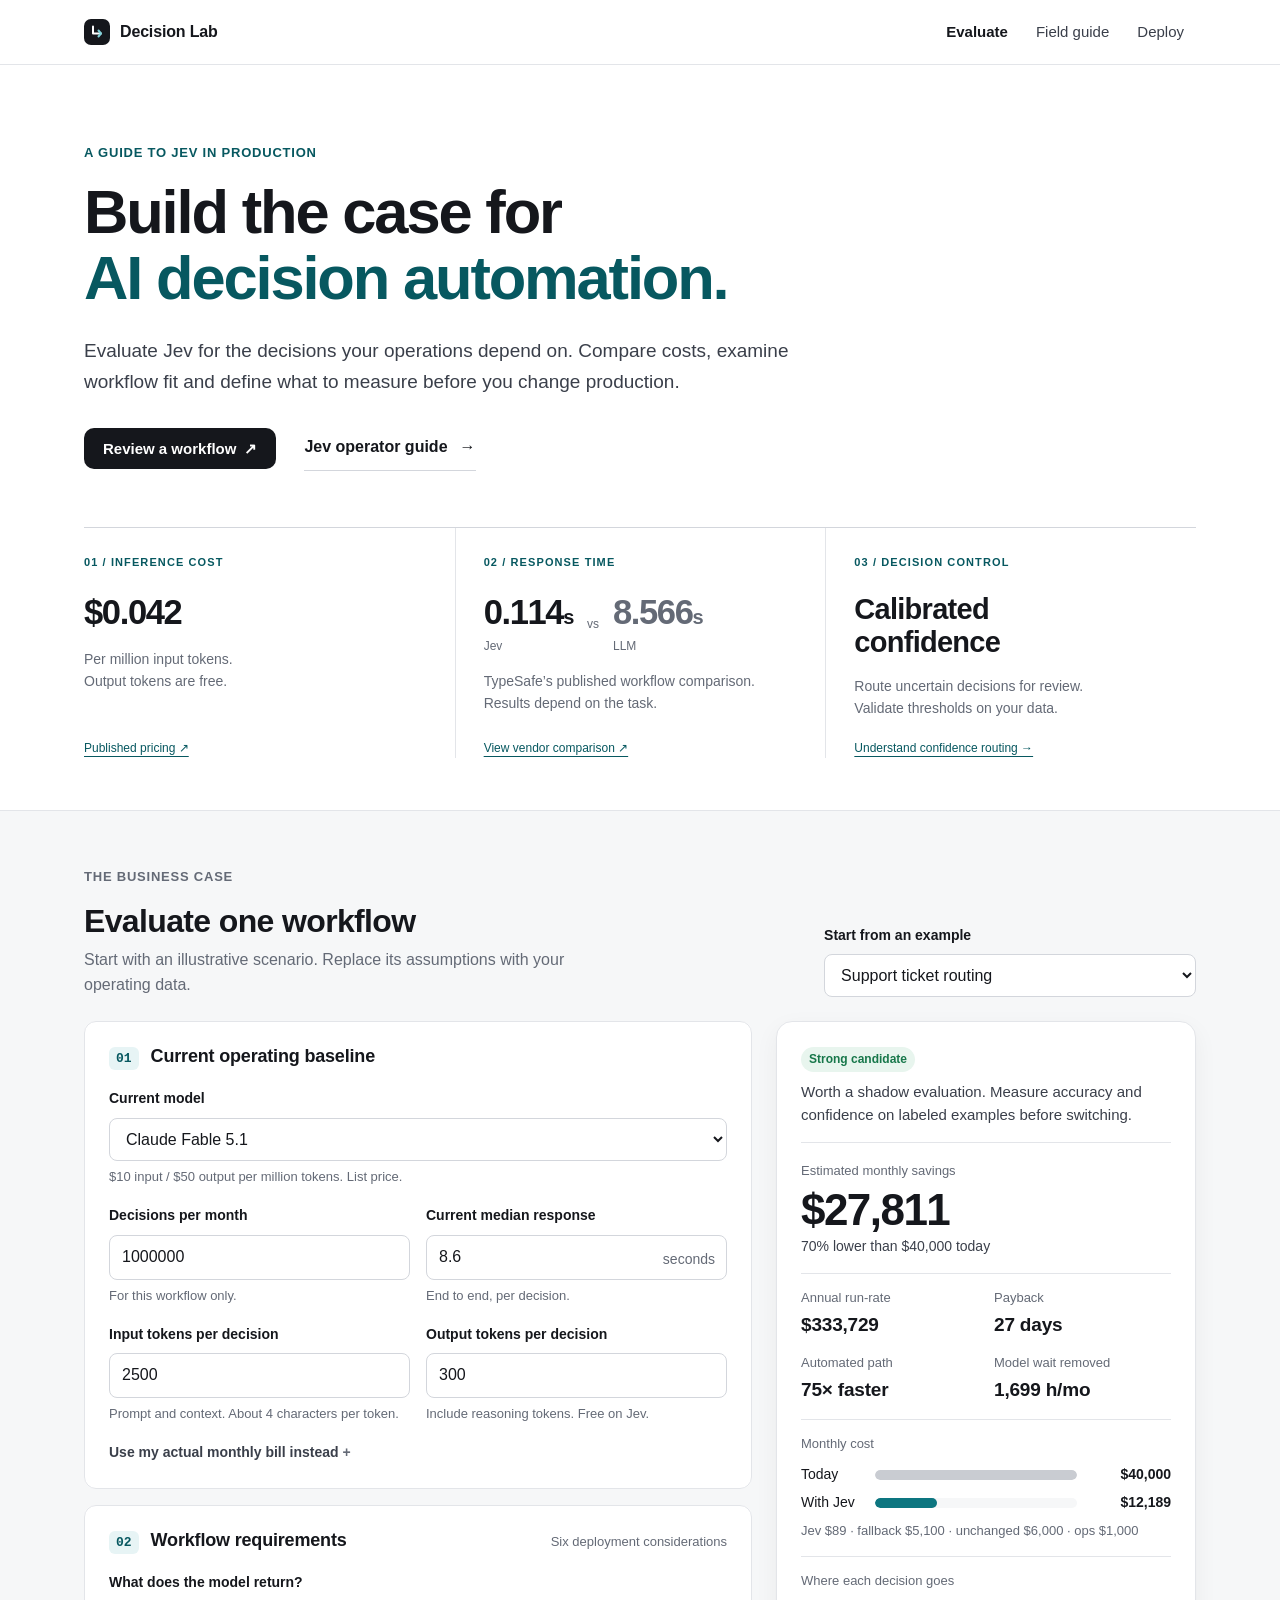
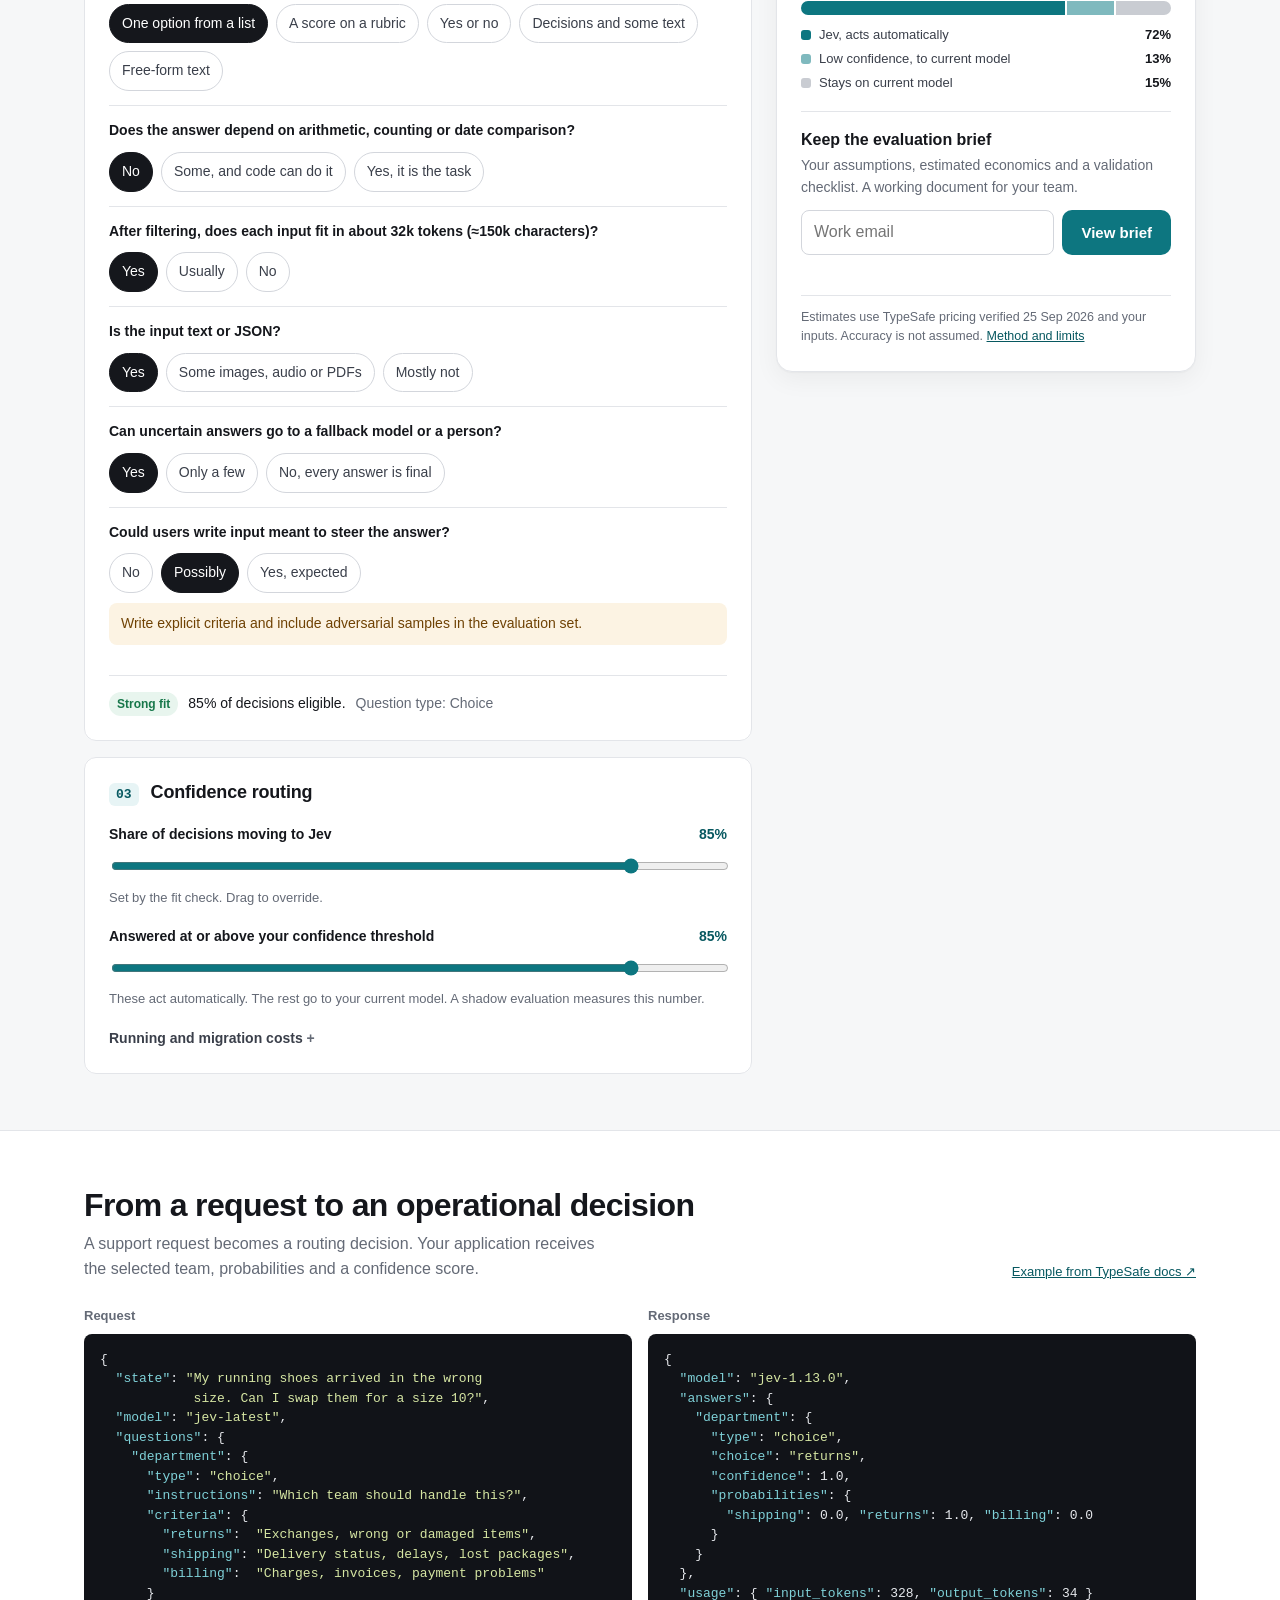
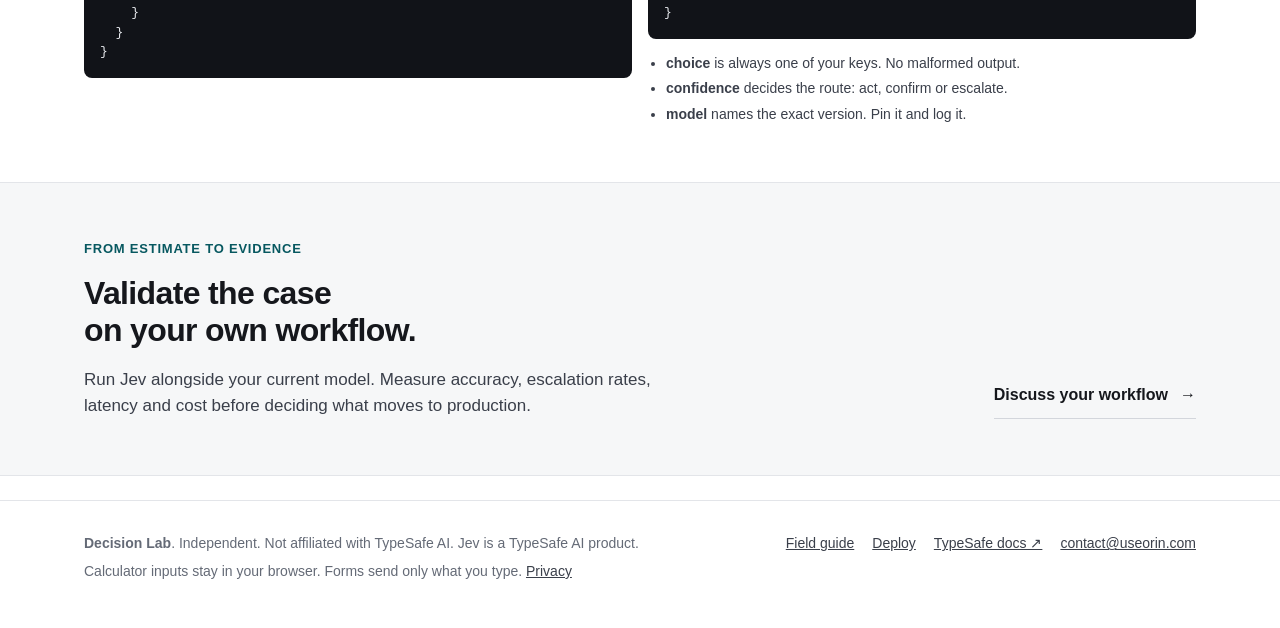
<file: index.html>
<!doctype html>
<html lang="en">
<head>
  <meta charset="utf-8">
  <meta name="viewport" content="width=device-width, initial-scale=1">
  <title>Evaluate Jev for production workflows | Decision Lab</title>
  <meta name="description" content="Evaluate Jev against your current workflow. Model operating costs, examine deployment constraints and identify what to validate before migration.">
  <link rel="icon" type="image/svg+xml" href="data:image/svg+xml,%3Csvg xmlns='http://www.w3.org/2000/svg' viewBox='0 0 32 32'%3E%3Crect width='32' height='32' rx='8' fill='%2315171c'/%3E%3Cpath d='M10 8v10h12' stroke='%23fff' stroke-width='3' fill='none' stroke-linecap='round' stroke-linejoin='round'/%3E%3Cpath d='M18 14l4 4-4 4' stroke='%237fd1d8' stroke-width='3' fill='none' stroke-linecap='round' stroke-linejoin='round'/%3E%3C/svg%3E">
  <link rel="stylesheet" href="assets/site.css">
  <link rel="stylesheet" href="assets/assess.css">
</head>
<body>

<header class="site-header">
  <div class="wrap">
    <a class="brand" href="index.html">
      <span class="brand-mark" aria-hidden="true"><svg viewBox="0 0 14 14"><path d="M3 1.5v7h8" stroke="#fff" stroke-width="2" fill="none" stroke-linecap="round" stroke-linejoin="round"/><path d="M8.5 5.5l2.5 3-2.5 3" stroke="#7fd1d8" stroke-width="2" fill="none" stroke-linecap="round" stroke-linejoin="round"/></svg></span>
      <span data-brand>Decision Lab</span>
    </a>
    <nav class="nav" aria-label="Main">
      <a href="index.html" aria-current="page">Evaluate</a>
      <a href="guide.html">Field guide</a>
      <a href="partner.html">Deploy</a>
    </nav>
  </div>
</header>

<main>
  <!-- 1. Hero: the outcome, then the three sourced facts -->
  <section class="hero evaluate-hero">
    <div class="wrap">
      <p class="eyebrow">A guide to Jev in production</p>
      <h1>Build the case for<br><span>AI decision automation.</span></h1>
      <p class="lede">Evaluate Jev for the decisions your operations depend on. Compare costs, examine workflow fit and define what to measure before you change production.</p>
      <div class="hero-actions">
        <a class="btn btn-primary" href="#assess">Review a workflow <span aria-hidden="true">↗</span></a>
        <a class="hero-link" href="guide.html">Jev operator guide <span aria-hidden="true">→</span></a>
      </div>
      <div class="proof" aria-label="Jev: cost, speed and control">
        <div class="proof-card"><span class="proof-label">01 / Inference cost</span><strong class="proof-value num">$0.042</strong><p>Per million input tokens.<br>Output tokens are free.</p><a href="https://docs.typesafe.ai/models" target="_blank" rel="noopener">Published pricing ↗</a></div>
        <div class="proof-card"><span class="proof-label">02 / Response time</span><div class="proof-comparison"><div><strong class="proof-value num">0.114<span>s</span></strong><span>Jev</span></div><span class="versus">vs</span><div><strong class="proof-value secondary num">8.566<span>s</span></strong><span>LLM</span></div></div><p>TypeSafe’s published workflow comparison. Results depend on the task.</p><a href="https://typesafe.ai" target="_blank" rel="noopener">View vendor comparison ↗</a></div>
        <div class="proof-card"><span class="proof-label">03 / Decision control</span><strong class="proof-value proof-text">Calibrated<br>confidence</strong><p>Route uncertain decisions for review. Validate thresholds on your data.</p><a href="guide.html">Understand confidence routing →</a></div>
      </div>
    </div>
  </section>

  <!-- 2. The assessment: inputs on the left, live result on the right -->
  <section id="assess" class="section band">
    <div class="wrap">
      <div class="section-head">
        <div>
          <p class="eyebrow">The business case</p>
          <h2>Evaluate one workflow</h2>
          <p class="muted" style="margin-top:8px">Start with an illustrative scenario. Replace its assumptions with your operating data.</p>
        </div>
        <label class="example-picker">Start from an example
          <select id="example"></select>
        </label>
      </div>

      <div class="assess-grid">
        <div class="steps">

          <!-- Step 1: workload -->
          <fieldset class="card step" id="step-workload">
            <legend class="visually-hidden">Current workload</legend>
            <div class="step-title"><span class="step-no">01</span><h3>Current operating baseline</h3></div>

            <div class="field">
              <label for="model">Current model</label>
              <select id="model"></select>
              <span class="hint" id="model-price"></span>
            </div>
            <div class="field-row custom-price" id="custom-price" hidden>
              <div class="field"><label for="price-in">Input price <span class="hint" style="display:inline">USD / M tokens</span></label><input id="price-in" type="number" min="0" step="any" inputmode="decimal"></div>
              <div class="field"><label for="price-out">Output price <span class="hint" style="display:inline">USD / M tokens</span></label><input id="price-out" type="number" min="0" step="any" inputmode="decimal"></div>
            </div>

            <div class="field-row">
              <div class="field">
                <label for="volume">Decisions per month</label>
                <input id="volume" type="number" min="0" step="1" inputmode="numeric">
                <span class="hint">For this workflow only.</span>
              </div>
              <div class="field">
                <label for="latency">Current median response</label>
                <div class="input-affix"><input id="latency" type="number" min="0" step="any" inputmode="decimal"><span>seconds</span></div>
                <span class="hint">End to end, per decision.</span>
              </div>
            </div>
            <div class="field-row">
              <div class="field">
                <label for="tok-in">Input tokens per decision</label>
                <input id="tok-in" type="number" min="1" step="1" inputmode="numeric">
                <span class="hint">Prompt and context. About 4 characters per token.</span>
              </div>
              <div class="field">
                <label for="tok-out">Output tokens per decision</label>
                <input id="tok-out" type="number" min="0" step="1" inputmode="numeric">
                <span class="hint">Include reasoning tokens. Free on Jev.</span>
              </div>
            </div>

            <details id="bill-details">
              <summary>Use my actual monthly bill instead</summary>
              <div class="field" style="margin-top:14px">
                <label for="bill">Monthly model cost for this workflow</label>
                <div class="input-affix"><input id="bill" type="number" min="0" step="any" inputmode="decimal" placeholder="Leave empty to calculate from tokens"><span>USD</span></div>
                <span class="hint">Overrides the token-based estimate. Useful with caching or batch discounts.</span>
              </div>
            </details>
          </fieldset>

          <!-- Step 2: fit check -->
          <fieldset class="card step" id="step-fit">
            <legend class="visually-hidden">Fit check</legend>
            <div class="step-title"><span class="step-no">02</span><h3>Workflow requirements</h3><span class="step-meta">Six deployment considerations</span></div>
            <div id="fit-questions"></div>
          </fieldset>

          <!-- Step 3: confidence routing and running costs -->
          <fieldset class="card step" id="step-routing">
            <legend class="visually-hidden">Confidence routing</legend>
            <div class="step-title"><span class="step-no">03</span><h3>Confidence routing</h3></div>

            <div class="field">
              <label for="eligible">Share of decisions moving to Jev <output id="eligible-out" class="range-out num"></output></label>
              <input id="eligible" type="range" min="0" max="100" step="5">
              <span class="hint" id="eligible-hint">Set by the fit check.</span>
            </div>
            <div class="field">
              <label for="auto">Answered at or above your confidence threshold <output id="auto-out" class="range-out num"></output></label>
              <input id="auto" type="range" min="0" max="100" step="5">
              <span class="hint">These act automatically. The rest go to your current model. A shadow evaluation measures this number.</span>
            </div>

            <details>
              <summary>Running and migration costs</summary>
              <div class="field-row" style="margin-top:14px">
                <div class="field">
                  <label for="ops">Added monthly operations</label>
                  <div class="input-affix"><input id="ops" type="number" min="0" step="any" inputmode="decimal"><span>USD</span></div>
                  <span class="hint">Monitoring, review queue, retries.</span>
                </div>
                <div class="field">
                  <label for="migration">One-time migration effort</label>
                  <div class="input-affix"><input id="migration" type="number" min="0" step="any" inputmode="decimal"><span>USD</span></div>
                  <span class="hint">Evaluation, integration, rollout.</span>
                </div>
              </div>
              <div class="field" style="max-width:50%">
                <label for="jev-tok">Jev input tokens per decision</label>
                <input id="jev-tok" type="number" min="1" step="1" inputmode="numeric">
                <span class="hint">Usually at or below today’s prompt. No output-format instructions needed.</span>
              </div>
            </details>
          </fieldset>
        </div>

        <!-- Live result -->
        <aside class="result" id="result" aria-live="polite">
          <div class="result-inner">
            <div class="verdict" id="verdict">
              <span class="tag" id="verdict-tag"></span>
              <p id="verdict-text"></p>
            </div>

            <div class="kpi-main">
              <span class="kpi-label">Estimated monthly savings</span>
              <strong class="num" id="r-savings">—</strong>
              <span class="kpi-sub num" id="r-savings-sub"></span>
            </div>

            <div class="kpis">
              <div><span class="kpi-label">Annual run-rate</span><strong class="num" id="r-annual">—</strong></div>
              <div><span class="kpi-label">Payback</span><strong class="num" id="r-payback">—</strong></div>
              <div><span class="kpi-label">Automated path</span><strong class="num" id="r-speed">—</strong></div>
              <div><span class="kpi-label">Model wait removed</span><strong class="num" id="r-hours">—</strong></div>
            </div>

            <div class="viz">
              <div class="viz-head"><span class="kpi-label">Monthly cost</span></div>
              <div class="cost-row"><span>Today</span><div class="track"><div class="bar bar-now" id="bar-now"></div></div><strong class="num" id="r-now">—</strong></div>
              <div class="cost-row"><span>With Jev</span><div class="track"><div class="bar bar-new" id="bar-new"></div></div><strong class="num" id="r-new">—</strong></div>
              <p class="viz-note num" id="r-cost-parts"></p>
            </div>

            <div class="viz">
              <div class="viz-head"><span class="kpi-label">Where each decision goes</span></div>
              <div class="stack" id="route-stack" role="img" aria-label="Decision routing split">
                <span class="seg-jev" id="seg-jev"></span><span class="seg-fb" id="seg-fb"></span><span class="seg-stay" id="seg-stay"></span>
              </div>
              <ul class="legend num">
                <li><i class="dot dot-jev"></i>Jev, acts automatically <b id="l-jev"></b></li>
                <li><i class="dot dot-fb"></i>Low confidence, to current model <b id="l-fb"></b></li>
                <li><i class="dot dot-stay"></i>Stays on current model <b id="l-stay"></b></li>
              </ul>
            </div>

            <p class="error" id="calc-error" role="alert"></p>

            <!-- Value first, then one field. -->
            <form class="brief-form" id="brief-form" novalidate>
              <p class="brief-title">Keep the evaluation brief</p>
              <p class="brief-sub">Your assumptions, estimated economics and a validation checklist. A working document for your team.</p>
              <div class="brief-row">
                <label class="visually-hidden" for="brief-email">Work email</label>
                <input id="brief-email" name="email" type="email" autocomplete="email" placeholder="Work email" required>
                <div class="hp" aria-hidden="true"><label>Website<input name="website" tabindex="-1" autocomplete="off"></label></div>
                <button class="btn btn-accent" type="submit">View brief</button>
              </div>
              <p class="status" id="brief-status" role="status"></p>
            </form>

            <!-- Shown after the brief: two optional details and a booking link -->
            <form class="followup" id="followup-form" hidden novalidate>
              <p class="brief-title">Add your operating context</p>
              <p class="brief-sub">Optional details to accompany your evaluation.</p>
              <div class="field"><label for="fu-company">Company</label><input id="fu-company" name="company" type="text" autocomplete="organization"></div>
              <div class="field">
                <span class="label">Your role</span>
                <div class="seg" role="radiogroup">
                  <input type="radio" name="role" id="role-exec" value="VP or Director"><label for="role-exec">VP or Director</label>
                  <input type="radio" name="role" id="role-mgr" value="Engineering manager"><label for="role-mgr">Eng manager</label>
                  <input type="radio" name="role" id="role-eng" value="Engineer"><label for="role-eng">Engineer</label>
                  <input type="radio" name="role" id="role-other" value="Other"><label for="role-other">Other</label>
                </div>
              </div>
              <div class="followup-actions">
                <button class="btn btn-ghost btn-sm" type="submit">Save details</button>
                <a class="hero-link small" href="partner.html">Explore implementation →</a>
              </div>
              <p class="status" id="followup-status" role="status"></p>
            </form>
            <button class="link-btn small" id="reopen-brief" hidden type="button">Open the brief again</button>

            <p class="assumptions">Estimates use TypeSafe pricing verified <span data-verified></span> and your inputs. Accuracy is not assumed. <a href="guide.html#limits">Method and limits</a></p>
          </div>
        </aside>
      </div>
    </div>
  </section>

  <!-- 3. What a typed decision looks like: the real example from TypeSafe's docs -->
  <section class="section">
    <div class="wrap">
      <div class="section-head">
        <div>
          <h2>From a request to an operational decision</h2>
          <p class="muted" style="margin-top:8px">A support request becomes a routing decision. Your application receives the selected team, probabilities and a confidence score.</p>
        </div>
        <a class="small" href="https://docs.typesafe.ai/primitives/choice" target="_blank" rel="noopener">Example from TypeSafe docs ↗</a>
      </div>
      <div class="grid-2 code-pair">
        <div>
          <p class="code-label">Request</p>
<pre><code>{
  <span class="k">"state"</span>: <span class="s">"My running shoes arrived in the wrong
            size. Can I swap them for a size 10?"</span>,
  <span class="k">"model"</span>: <span class="s">"jev-latest"</span>,
  <span class="k">"questions"</span>: {
    <span class="k">"department"</span>: {
      <span class="k">"type"</span>: <span class="s">"choice"</span>,
      <span class="k">"instructions"</span>: <span class="s">"Which team should handle this?"</span>,
      <span class="k">"criteria"</span>: {
        <span class="k">"returns"</span>:  <span class="s">"Exchanges, wrong or damaged items"</span>,
        <span class="k">"shipping"</span>: <span class="s">"Delivery status, delays, lost packages"</span>,
        <span class="k">"billing"</span>:  <span class="s">"Charges, invoices, payment problems"</span>
      }
    }
  }
}</code></pre>
        </div>
        <div>
          <p class="code-label">Response</p>
<pre><code>{
  <span class="k">"model"</span>: <span class="s">"jev-1.13.0"</span>,
  <span class="k">"answers"</span>: {
    <span class="k">"department"</span>: {
      <span class="k">"type"</span>: <span class="s">"choice"</span>,
      <span class="k">"choice"</span>: <span class="s">"returns"</span>,
      <span class="k">"confidence"</span>: 1.0,
      <span class="k">"probabilities"</span>: {
        <span class="k">"shipping"</span>: 0.0, <span class="k">"returns"</span>: 1.0, <span class="k">"billing"</span>: 0.0
      }
    }
  },
  <span class="k">"usage"</span>: { <span class="k">"input_tokens"</span>: 328, <span class="k">"output_tokens"</span>: 34 }
}</code></pre>
          <ul class="code-notes">
            <li><b>choice</b> is always one of your keys. No malformed output.</li>
            <li><b>confidence</b> decides the route: act, confirm or escalate.</li>
            <li><b>model</b> names the exact version. Pin it and log it.</li>
          </ul>
        </div>
      </div>
    </div>
  </section>

  <!-- 4. Partner band -->
  <section class="section band">
    <div class="wrap partner-band">
      <div>
        <p class="eyebrow">From estimate to evidence</p>
        <h2>Validate the case<br>on your own workflow.</h2>
        <p class="lede" style="font-size:17px">Run Jev alongside your current model. Measure accuracy, escalation rates, latency and cost before deciding what moves to production.</p>
      </div>
      <div class="partner-band-actions">
        <a class="hero-link" href="https://calendly.com/harish-useorin/30min" target="_blank" rel="noopener" data-booking>Discuss your workflow <span aria-hidden="true">→</span></a>
      </div>
    </div>
  </section>
</main>

<!-- Mobile: live result pinned to the bottom until the full result is on screen -->
<div class="sticky-result" id="sticky-result" hidden>
  <div><span class="kpi-label">Monthly savings</span><strong class="num" id="s-savings">—</strong></div>
  <div><span class="kpi-label">Automated path</span><strong class="num" id="s-speed">—</strong></div>
  <a class="btn btn-accent btn-sm" href="#result">See result</a>
</div>

<footer class="site-footer">
  <div class="wrap">
    <div>
      <p><strong data-brand>Decision Lab</strong>. Independent. Not affiliated with TypeSafe AI. Jev is a TypeSafe AI product.</p>
      <p style="margin-top:6px">Calculator inputs stay in your browser. Forms send only what you type. <a href="partner.html#privacy">Privacy</a></p>
    </div>
    <nav aria-label="Footer">
      <a href="guide.html">Field guide</a>
      <a href="partner.html">Deploy</a>
      <a href="https://docs.typesafe.ai" target="_blank" rel="noopener">TypeSafe docs ↗</a>
      <a data-contact href="#"></a>
    </nav>
  </div>
</footer>

<!-- The brief: rendered by assess.js, printable as a PDF -->
<dialog id="brief-dialog" aria-labelledby="brief-heading">
  <div class="dialog-actions">
    <button class="btn btn-primary btn-sm" id="print-brief" type="button">Save as PDF</button>
    <button class="btn btn-ghost btn-sm" id="close-brief" type="button">Close</button>
  </div>
  <article id="brief-body"></article>
</dialog>

<script src="config.js"></script>
<script src="assets/site.js"></script>
<script src="assets/assess.js"></script>
</body>
</html>
</file>
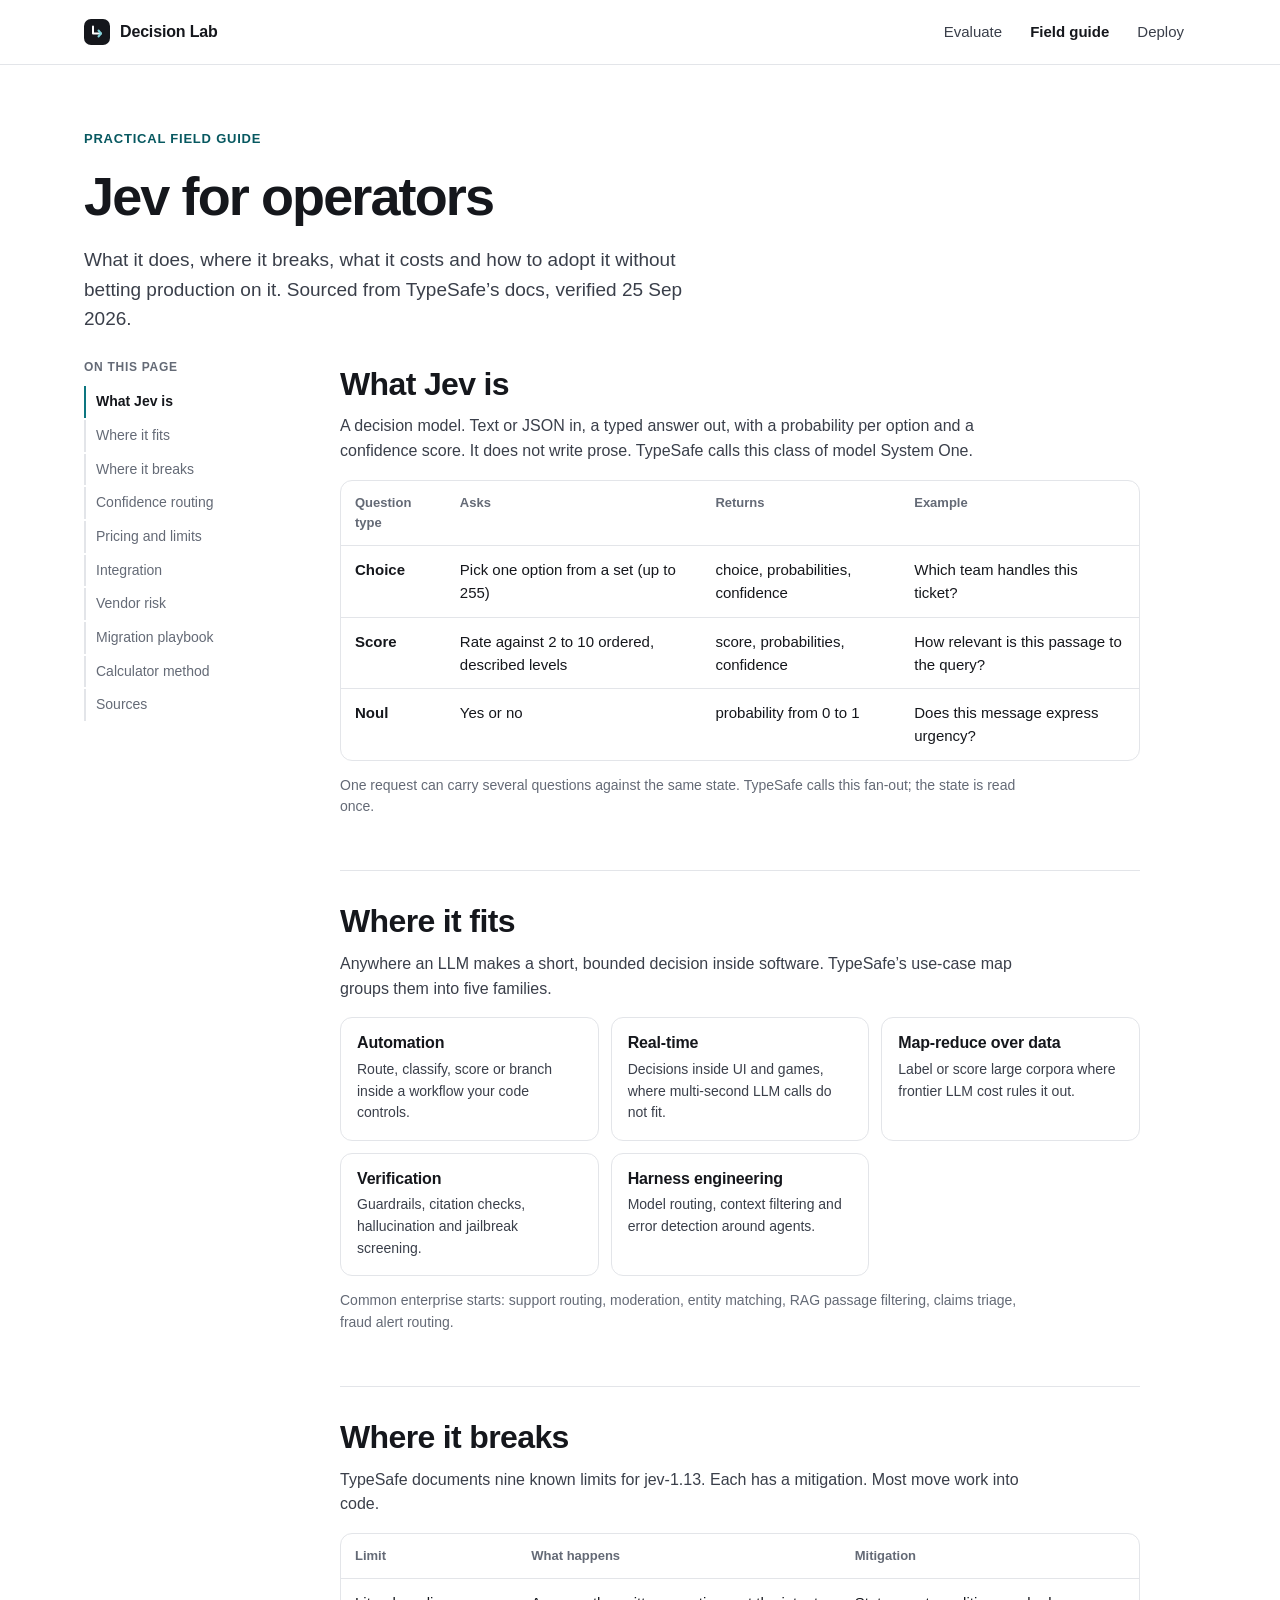
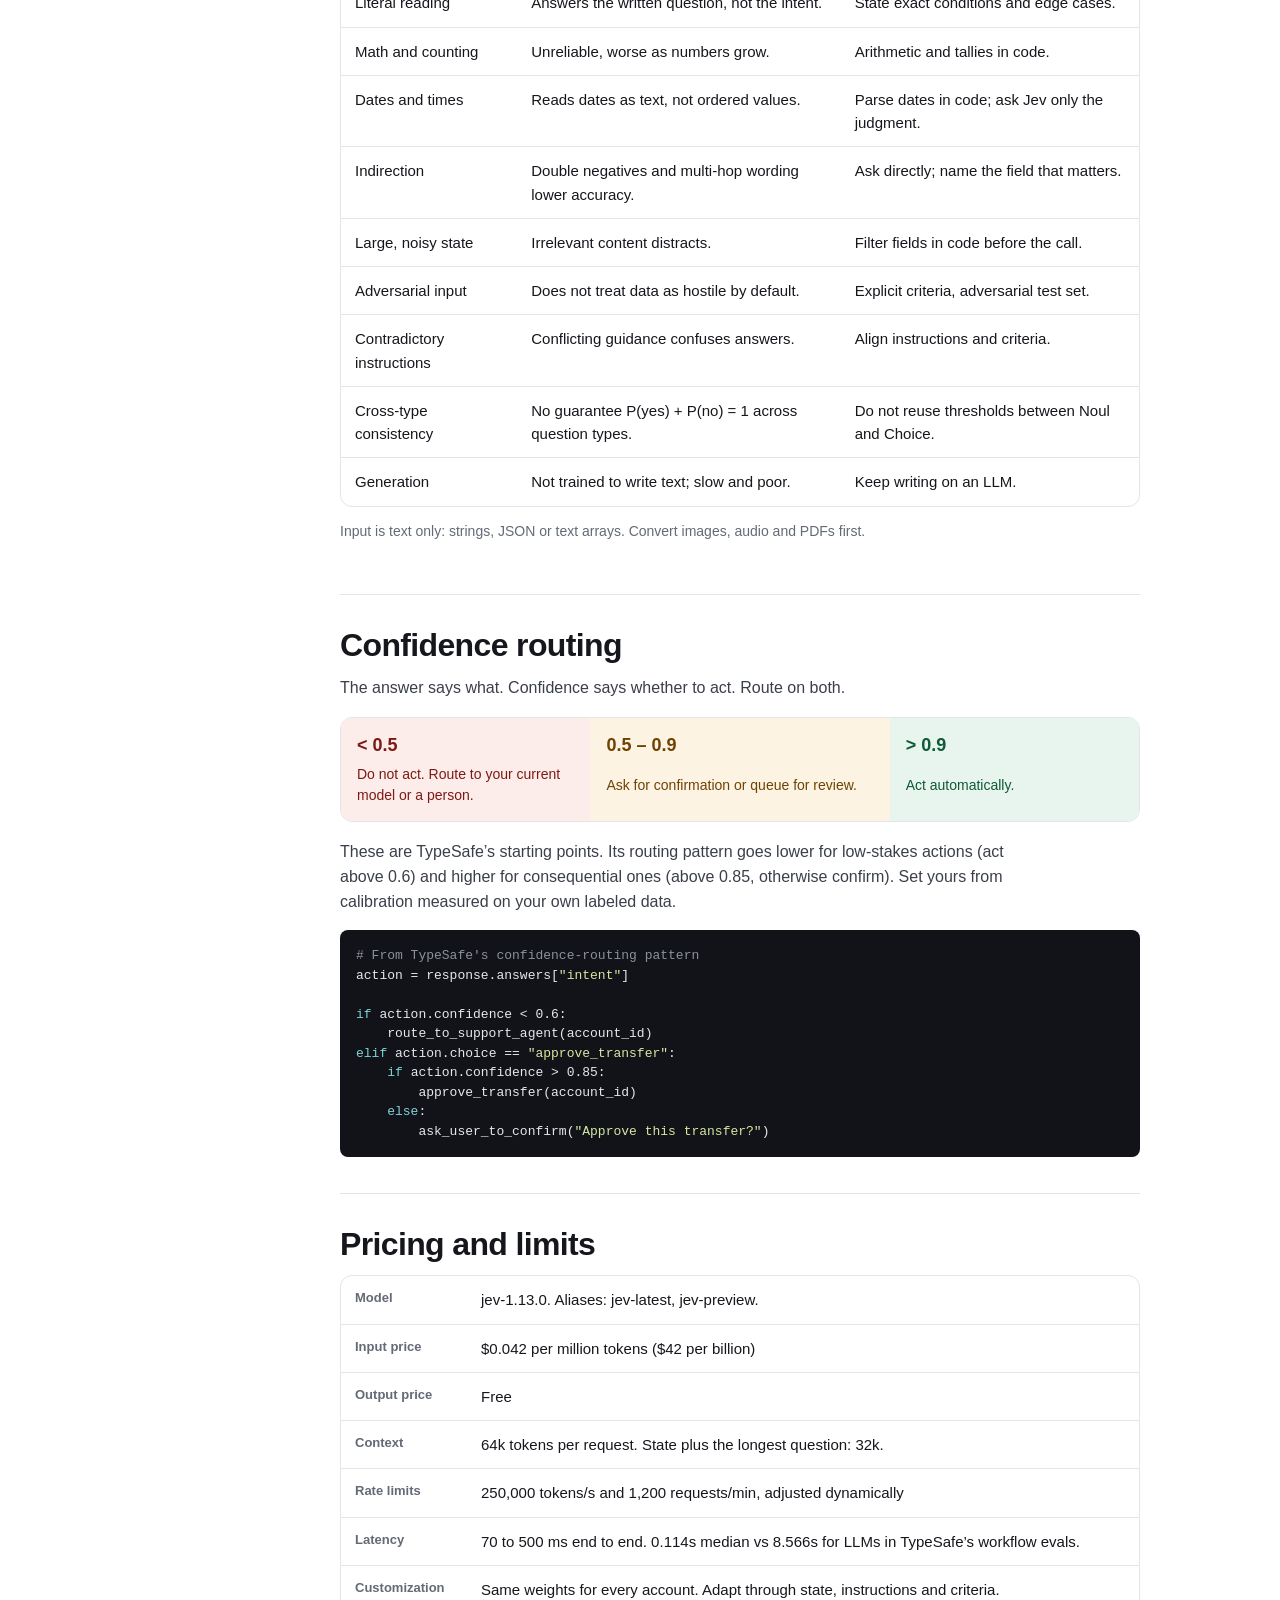
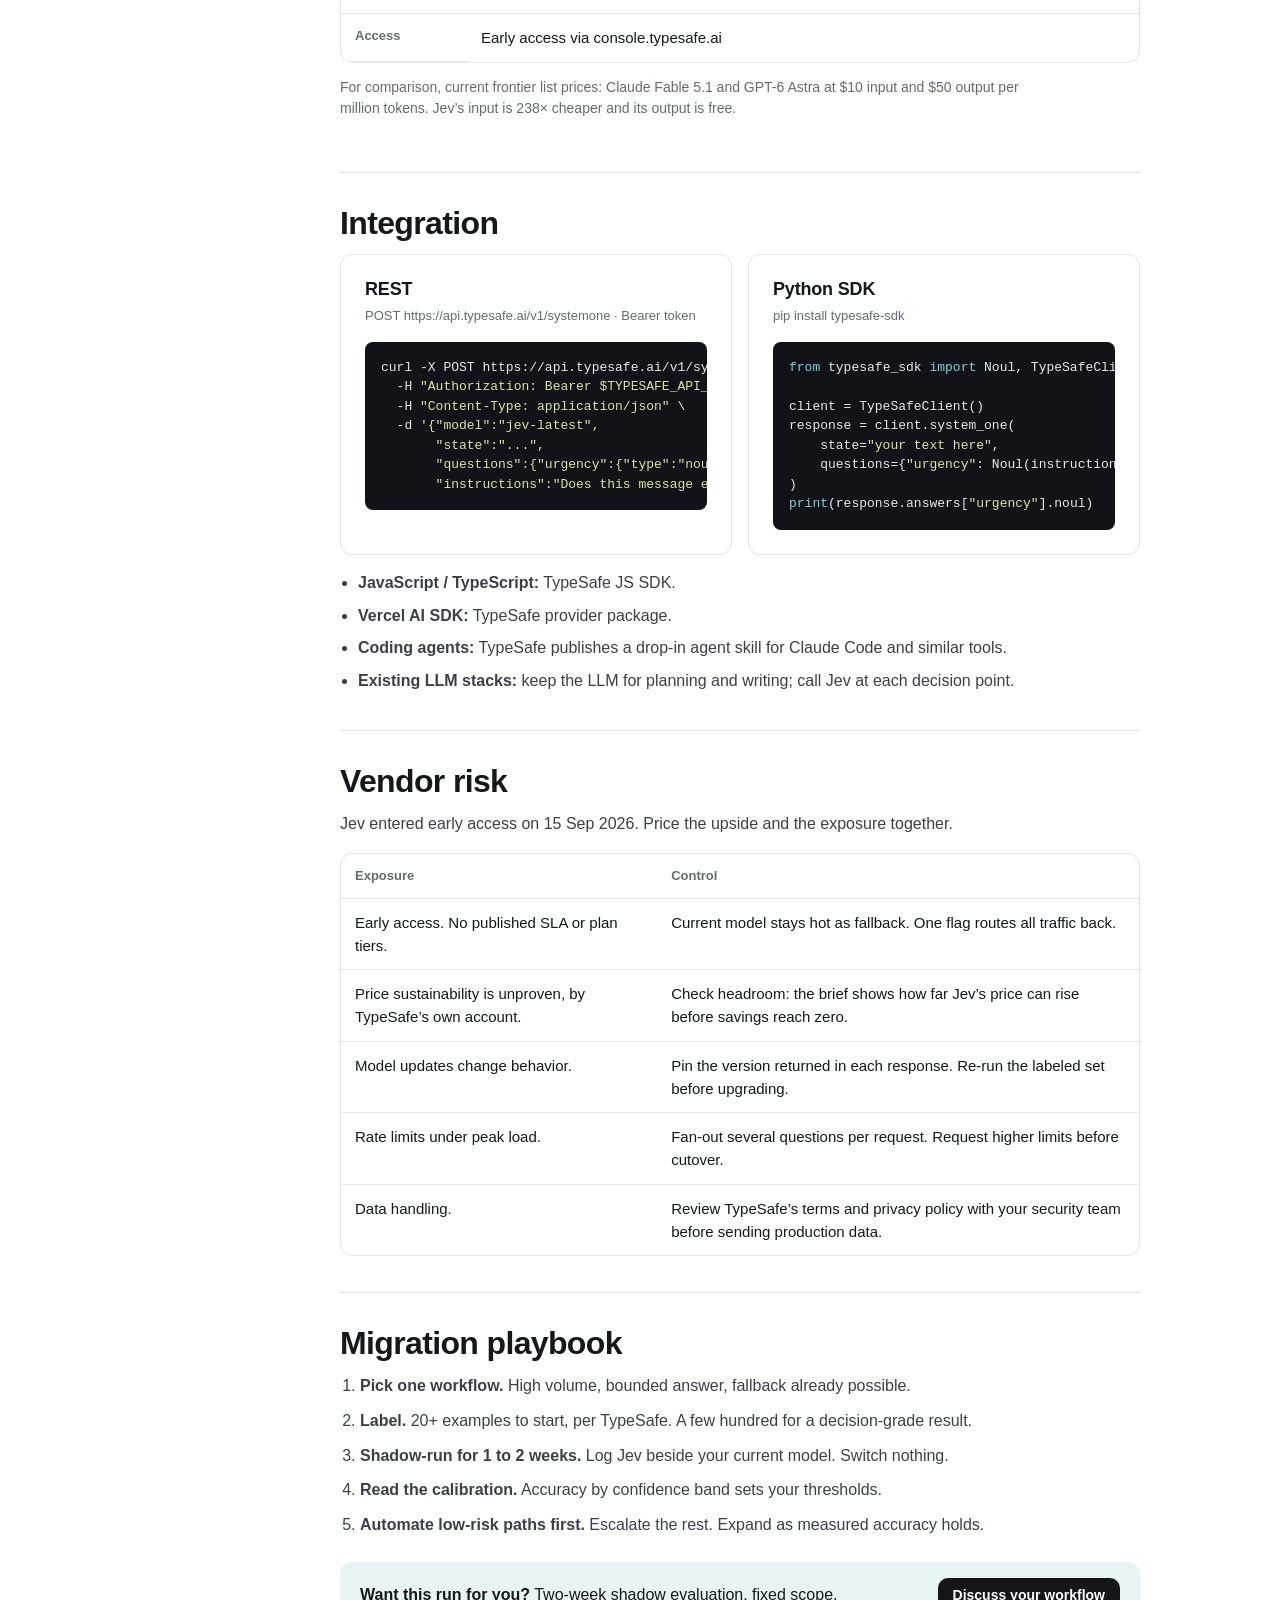
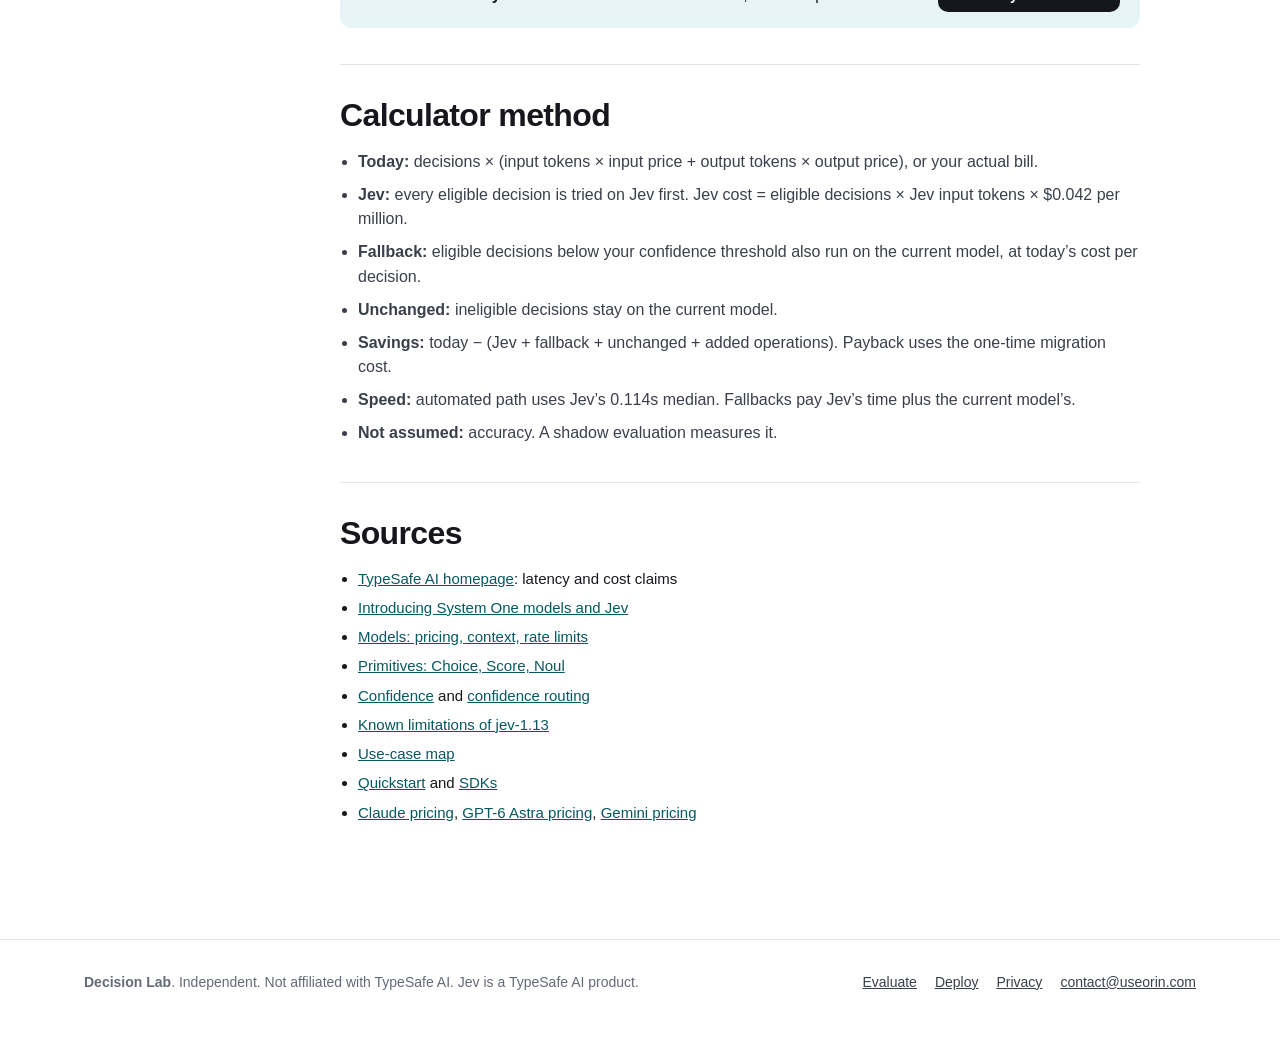
<file: guide.html>
<!doctype html>
<html lang="en">
<head>
  <meta charset="utf-8">
  <meta name="viewport" content="width=device-width, initial-scale=1">
  <title>Decision Lab: Jev field guide for operators</title>
  <meta name="description" content="What Jev is, where it fits, where it breaks, limits, pricing, confidence routing, integration and vendor risk. One page, sourced.">
  <link rel="icon" type="image/svg+xml" href="data:image/svg+xml,%3Csvg xmlns='http://www.w3.org/2000/svg' viewBox='0 0 32 32'%3E%3Crect width='32' height='32' rx='8' fill='%2315171c'/%3E%3Cpath d='M10 8v10h12' stroke='%23fff' stroke-width='3' fill='none' stroke-linecap='round' stroke-linejoin='round'/%3E%3Cpath d='M18 14l4 4-4 4' stroke='%237fd1d8' stroke-width='3' fill='none' stroke-linecap='round' stroke-linejoin='round'/%3E%3C/svg%3E">
  <link rel="stylesheet" href="assets/site.css">
  <link rel="stylesheet" href="assets/guide.css">
</head>
<body>

<header class="site-header">
  <div class="wrap">
    <a class="brand" href="index.html">
      <span class="brand-mark" aria-hidden="true"><svg viewBox="0 0 14 14"><path d="M3 1.5v7h8" stroke="#fff" stroke-width="2" fill="none" stroke-linecap="round" stroke-linejoin="round"/><path d="M8.5 5.5l2.5 3-2.5 3" stroke="#7fd1d8" stroke-width="2" fill="none" stroke-linecap="round" stroke-linejoin="round"/></svg></span>
      <span data-brand>Decision Lab</span>
    </a>
    <nav class="nav" aria-label="Main">
      <a href="index.html">Evaluate</a>
      <a href="guide.html" aria-current="page">Field guide</a>
      <a href="partner.html">Deploy</a>
    </nav>
  </div>
</header>

<main>
  <section class="hero guide-hero">
    <div class="wrap">
      <p class="eyebrow">Practical field guide</p>
      <h1>Jev for operators</h1>
      <p class="lede">What it does, where it breaks, what it costs and how to adopt it without betting production on it. Sourced from TypeSafe’s docs, verified <span data-verified></span>.</p>
    </div>
  </section>

  <div class="wrap guide">
    <nav class="toc" aria-label="On this page">
      <p class="toc-title">On this page</p>
      <a href="#what">What Jev is</a>
      <a href="#fits">Where it fits</a>
      <a href="#limits">Where it breaks</a>
      <a href="#confidence">Confidence routing</a>
      <a href="#specs">Pricing and limits</a>
      <a href="#integrate">Integration</a>
      <a href="#risk">Vendor risk</a>
      <a href="#playbook">Migration playbook</a>
      <a href="#method">Calculator method</a>
      <a href="#sources">Sources</a>
    </nav>

    <article class="guide-body">

      <!-- 1 -->
      <section id="what">
        <h2>What Jev is</h2>
        <p>A decision model. Text or JSON in, a typed answer out, with a probability per option and a confidence score. It does not write prose. TypeSafe calls this class of model System One.</p>
        <div class="table-wrap">
          <table>
            <tr><th>Question type</th><th>Asks</th><th>Returns</th><th>Example</th></tr>
            <tr><td><b>Choice</b></td><td>Pick one option from a set (up to 255)</td><td>choice, probabilities, confidence</td><td>Which team handles this ticket?</td></tr>
            <tr><td><b>Score</b></td><td>Rate against 2 to 10 ordered, described levels</td><td>score, probabilities, confidence</td><td>How relevant is this passage to the query?</td></tr>
            <tr><td><b>Noul</b></td><td>Yes or no</td><td>probability from 0 to 1</td><td>Does this message express urgency?</td></tr>
          </table>
        </div>
        <p class="note">One request can carry several questions against the same state. TypeSafe calls this fan-out; the state is read once.</p>
      </section>

      <!-- 2 -->
      <section id="fits">
        <h2>Where it fits</h2>
        <p>Anywhere an LLM makes a short, bounded decision inside software. TypeSafe’s use-case map groups them into five families.</p>
        <div class="fit-grid">
          <div><h3>Automation</h3><p>Route, classify, score or branch inside a workflow your code controls.</p></div>
          <div><h3>Real-time</h3><p>Decisions inside UI and games, where multi-second LLM calls do not fit.</p></div>
          <div><h3>Map-reduce over data</h3><p>Label or score large corpora where frontier LLM cost rules it out.</p></div>
          <div><h3>Verification</h3><p>Guardrails, citation checks, hallucination and jailbreak screening.</p></div>
          <div><h3>Harness engineering</h3><p>Model routing, context filtering and error detection around agents.</p></div>
        </div>
        <p class="note">Common enterprise starts: support routing, moderation, entity matching, RAG passage filtering, claims triage, fraud alert routing.</p>
      </section>

      <!-- 3 -->
      <section id="limits">
        <h2>Where it breaks</h2>
        <p>TypeSafe documents nine known limits for jev-1.13. Each has a mitigation. Most move work into code.</p>
        <div class="table-wrap">
          <table>
            <tr><th>Limit</th><th>What happens</th><th>Mitigation</th></tr>
            <tr><td>Literal reading</td><td>Answers the written question, not the intent.</td><td>State exact conditions and edge cases.</td></tr>
            <tr><td>Math and counting</td><td>Unreliable, worse as numbers grow.</td><td>Arithmetic and tallies in code.</td></tr>
            <tr><td>Dates and times</td><td>Reads dates as text, not ordered values.</td><td>Parse dates in code; ask Jev only the judgment.</td></tr>
            <tr><td>Indirection</td><td>Double negatives and multi-hop wording lower accuracy.</td><td>Ask directly; name the field that matters.</td></tr>
            <tr><td>Large, noisy state</td><td>Irrelevant content distracts.</td><td>Filter fields in code before the call.</td></tr>
            <tr><td>Adversarial input</td><td>Does not treat data as hostile by default.</td><td>Explicit criteria, adversarial test set.</td></tr>
            <tr><td>Contradictory instructions</td><td>Conflicting guidance confuses answers.</td><td>Align instructions and criteria.</td></tr>
            <tr><td>Cross-type consistency</td><td>No guarantee P(yes) + P(no) = 1 across question types.</td><td>Do not reuse thresholds between Noul and Choice.</td></tr>
            <tr><td>Generation</td><td>Not trained to write text; slow and poor.</td><td>Keep writing on an LLM.</td></tr>
          </table>
        </div>
        <p class="note">Input is text only: strings, JSON or text arrays. Convert images, audio and PDFs first.</p>
      </section>

      <!-- 4 -->
      <section id="confidence">
        <h2>Confidence routing</h2>
        <p>The answer says what. Confidence says whether to act. Route on both.</p>
        <div class="bands" role="img" aria-label="Confidence bands: below 0.5 do not act, 0.5 to 0.9 confirm, above 0.9 act automatically">
          <div class="band-low"><b>&lt; 0.5</b><span>Do not act. Route to your current model or a person.</span></div>
          <div class="band-mid"><b>0.5 – 0.9</b><span>Ask for confirmation or queue for review.</span></div>
          <div class="band-high"><b>&gt; 0.9</b><span>Act automatically.</span></div>
        </div>
        <p>These are TypeSafe’s starting points. Its routing pattern goes lower for low-stakes actions (act above 0.6) and higher for consequential ones (above 0.85, otherwise confirm). Set yours from calibration measured on your own labeled data.</p>
<pre><code><span class="c"># From TypeSafe's confidence-routing pattern</span>
action = response.answers[<span class="s">"intent"</span>]

<span class="k">if</span> action.confidence &lt; 0.6:
    route_to_support_agent(account_id)
<span class="k">elif</span> action.choice == <span class="s">"approve_transfer"</span>:
    <span class="k">if</span> action.confidence &gt; 0.85:
        approve_transfer(account_id)
    <span class="k">else</span>:
        ask_user_to_confirm(<span class="s">"Approve this transfer?"</span>)</code></pre>
      </section>

      <!-- 5 -->
      <section id="specs">
        <h2>Pricing and limits</h2>
        <div class="table-wrap">
          <table class="num">
            <tr><th>Model</th><td>jev-1.13.0. Aliases: jev-latest, jev-preview.</td></tr>
            <tr><th>Input price</th><td>$0.042 per million tokens ($42 per billion)</td></tr>
            <tr><th>Output price</th><td>Free</td></tr>
            <tr><th>Context</th><td>64k tokens per request. State plus the longest question: 32k.</td></tr>
            <tr><th>Rate limits</th><td>250,000 tokens/s and 1,200 requests/min, adjusted dynamically</td></tr>
            <tr><th>Latency</th><td>70 to 500 ms end to end. 0.114s median vs 8.566s for LLMs in TypeSafe’s workflow evals.</td></tr>
            <tr><th>Customization</th><td>Same weights for every account. Adapt through state, instructions and criteria.</td></tr>
            <tr><th>Access</th><td>Early access via console.typesafe.ai</td></tr>
          </table>
        </div>
        <p class="note">For comparison, current frontier list prices: Claude Fable 5.1 and GPT-6 Astra at $10 input and $50 output per million tokens. Jev’s input is 238× cheaper and its output is free.</p>
      </section>

      <!-- 6 -->
      <section id="integrate">
        <h2>Integration</h2>
        <div class="grid-2">
          <div class="card">
            <h3>REST</h3>
            <p class="small muted" style="margin:6px 0 10px">POST https://api.typesafe.ai/v1/systemone · Bearer token</p>
<pre><code>curl -X POST https://api.typesafe.ai/v1/systemone \
  -H <span class="s">"Authorization: Bearer $TYPESAFE_API_KEY"</span> \
  -H <span class="s">"Content-Type: application/json"</span> \
  -d <span class="s">'{"model":"jev-latest",
       "state":"...",
       "questions":{"urgency":{"type":"noul",
       "instructions":"Does this message express urgency?"}}}'</span></code></pre>
          </div>
          <div class="card">
            <h3>Python SDK</h3>
            <p class="small muted" style="margin:6px 0 10px">pip install typesafe-sdk</p>
<pre><code><span class="k">from</span> typesafe_sdk <span class="k">import</span> Noul, TypeSafeClient

client = TypeSafeClient()
response = client.system_one(
    state=<span class="s">"your text here"</span>,
    questions={<span class="s">"urgency"</span>: Noul(instructions=<span class="s">"Is this urgent?"</span>)},
)
<span class="k">print</span>(response.answers[<span class="s">"urgency"</span>].noul)</code></pre>
          </div>
        </div>
        <ul class="plain">
          <li><b>JavaScript / TypeScript:</b> TypeSafe JS SDK.</li>
          <li><b>Vercel AI SDK:</b> TypeSafe provider package.</li>
          <li><b>Coding agents:</b> TypeSafe publishes a drop-in agent skill for Claude Code and similar tools.</li>
          <li><b>Existing LLM stacks:</b> keep the LLM for planning and writing; call Jev at each decision point.</li>
        </ul>
      </section>

      <!-- 7 -->
      <section id="risk">
        <h2>Vendor risk</h2>
        <p>Jev entered early access on 15 Sep 2026. Price the upside and the exposure together.</p>
        <div class="table-wrap">
          <table>
            <tr><th>Exposure</th><th>Control</th></tr>
            <tr><td>Early access. No published SLA or plan tiers.</td><td>Current model stays hot as fallback. One flag routes all traffic back.</td></tr>
            <tr><td>Price sustainability is unproven, by TypeSafe’s own account.</td><td>Check headroom: the brief shows how far Jev’s price can rise before savings reach zero.</td></tr>
            <tr><td>Model updates change behavior.</td><td>Pin the version returned in each response. Re-run the labeled set before upgrading.</td></tr>
            <tr><td>Rate limits under peak load.</td><td>Fan-out several questions per request. Request higher limits before cutover.</td></tr>
            <tr><td>Data handling.</td><td>Review TypeSafe’s terms and privacy policy with your security team before sending production data.</td></tr>
          </table>
        </div>
      </section>

      <!-- 8 -->
      <section id="playbook">
        <h2>Migration playbook</h2>
        <ol class="playbook">
          <li><b>Pick one workflow.</b> High volume, bounded answer, fallback already possible.</li>
          <li><b>Label.</b> 20+ examples to start, per TypeSafe. A few hundred for a decision-grade result.</li>
          <li><b>Shadow-run for 1 to 2 weeks.</b> Log Jev beside your current model. Switch nothing.</li>
          <li><b>Read the calibration.</b> Accuracy by confidence band sets your thresholds.</li>
          <li><b>Automate low-risk paths first.</b> Escalate the rest. Expand as measured accuracy holds.</li>
        </ol>
        <div class="cta-card">
          <p><b>Want this run for you?</b> Two-week shadow evaluation, fixed scope.</p>
          <a class="btn btn-primary btn-sm" href="https://calendly.com/harish-useorin/30min" target="_blank" rel="noopener" data-booking>Discuss your workflow</a>
        </div>
      </section>

      <!-- 9 -->
      <section id="method">
        <h2>Calculator method</h2>
        <ul class="plain">
          <li><b>Today:</b> decisions × (input tokens × input price + output tokens × output price), or your actual bill.</li>
          <li><b>Jev:</b> every eligible decision is tried on Jev first. Jev cost = eligible decisions × Jev input tokens × $0.042 per million.</li>
          <li><b>Fallback:</b> eligible decisions below your confidence threshold also run on the current model, at today’s cost per decision.</li>
          <li><b>Unchanged:</b> ineligible decisions stay on the current model.</li>
          <li><b>Savings:</b> today − (Jev + fallback + unchanged + added operations). Payback uses the one-time migration cost.</li>
          <li><b>Speed:</b> automated path uses Jev’s 0.114s median. Fallbacks pay Jev’s time plus the current model’s.</li>
          <li><b>Not assumed:</b> accuracy. A shadow evaluation measures it.</li>
        </ul>
      </section>

      <!-- 10 -->
      <section id="sources">
        <h2>Sources</h2>
        <ul class="sources">
          <li><a href="https://typesafe.ai" target="_blank" rel="noopener">TypeSafe AI homepage</a>: latency and cost claims</li>
          <li><a href="https://typesafe.ai/blog/introducing-system-one-models-and-jev" target="_blank" rel="noopener">Introducing System One models and Jev</a></li>
          <li><a href="https://docs.typesafe.ai/models" target="_blank" rel="noopener">Models: pricing, context, rate limits</a></li>
          <li><a href="https://docs.typesafe.ai/primitives" target="_blank" rel="noopener">Primitives: Choice, Score, Noul</a></li>
          <li><a href="https://docs.typesafe.ai/confidence" target="_blank" rel="noopener">Confidence</a> and <a href="https://docs.typesafe.ai/patterns/confidence-routing" target="_blank" rel="noopener">confidence routing</a></li>
          <li><a href="https://docs.typesafe.ai/model-jaggedness/jev-1.13" target="_blank" rel="noopener">Known limitations of jev-1.13</a></li>
          <li><a href="https://docs.typesafe.ai/concepts/use-case-map" target="_blank" rel="noopener">Use-case map</a></li>
          <li><a href="https://docs.typesafe.ai/introduction/quickstart" target="_blank" rel="noopener">Quickstart</a> and <a href="https://docs.typesafe.ai/sdk" target="_blank" rel="noopener">SDKs</a></li>
          <li><a href="https://platform.claude.com/docs/en/about-claude/pricing" target="_blank" rel="noopener">Claude pricing</a>, <a href="https://www.yottalabs.ai/post/gpt-6-astra-pricing-api-cost-2026" target="_blank" rel="noopener">GPT-6 Astra pricing</a>, <a href="https://benchlm.ai/google/api-pricing" target="_blank" rel="noopener">Gemini pricing</a></li>
        </ul>
      </section>
    </article>
  </div>
</main>

<footer class="site-footer">
  <div class="wrap">
    <div>
      <p><strong data-brand>Decision Lab</strong>. Independent. Not affiliated with TypeSafe AI. Jev is a TypeSafe AI product.</p>
    </div>
    <nav aria-label="Footer">
      <a href="index.html">Evaluate</a>
      <a href="partner.html">Deploy</a>
      <a href="partner.html#privacy">Privacy</a>
      <a data-contact href="#"></a>
    </nav>
  </div>
</footer>

<script src="config.js"></script>
<script src="assets/site.js"></script>
<script src="assets/guide.js"></script>
</body>
</html>
</file>
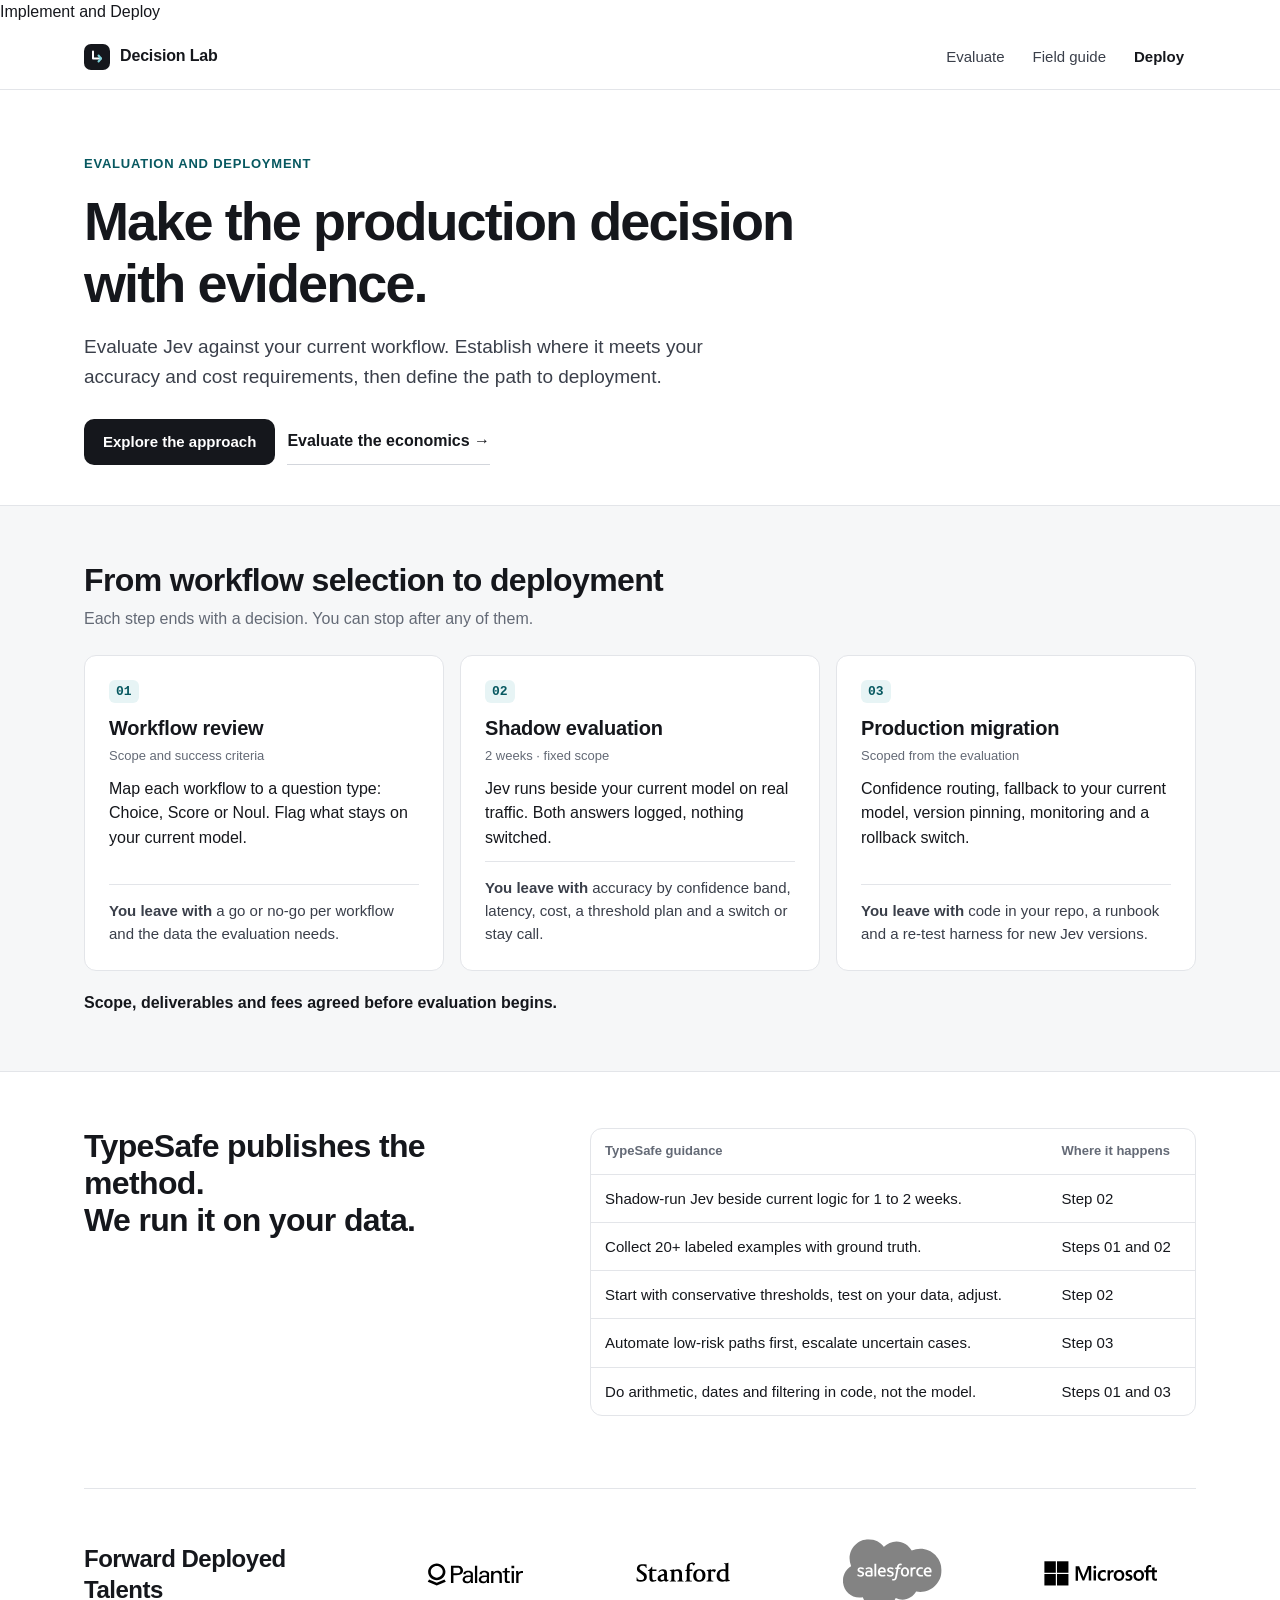
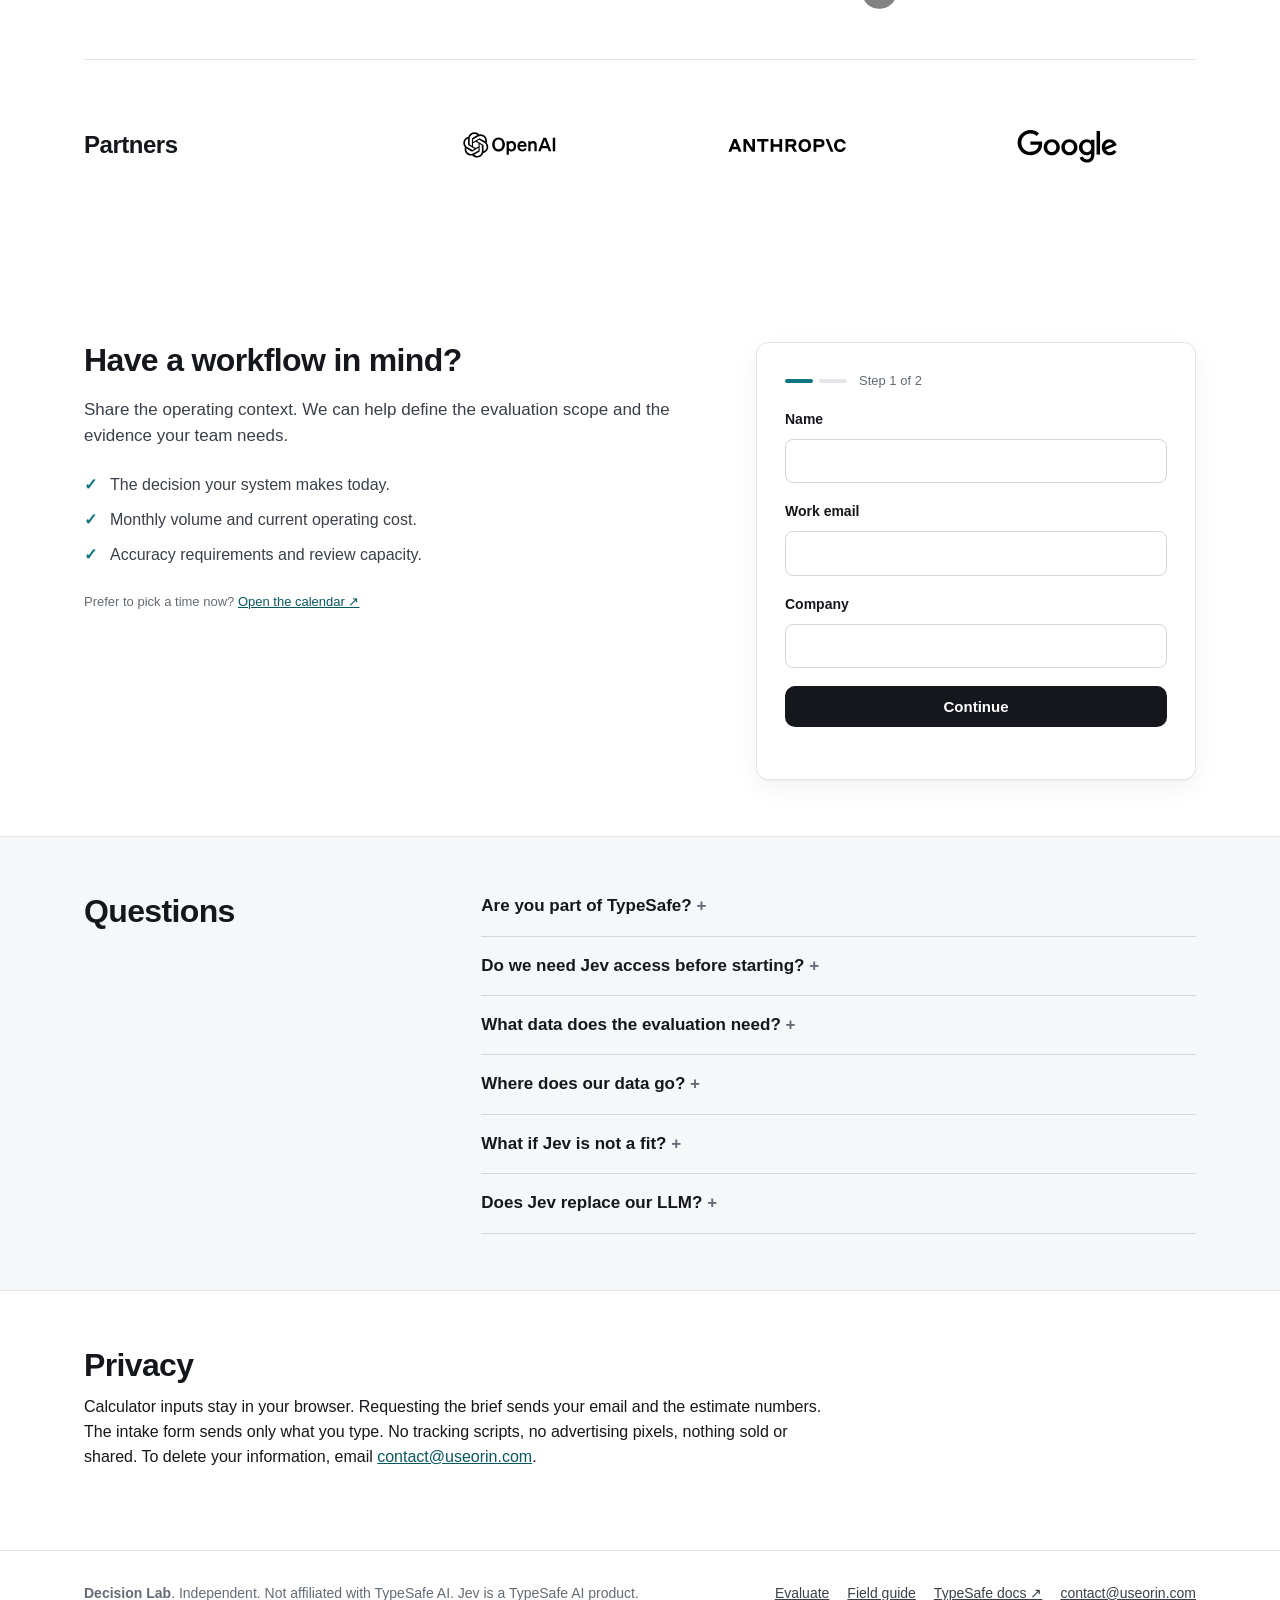
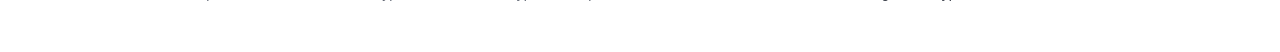
<file: partner.html>
<!doctype html>
<html lang="en">
<head>
  <meta charset="utf-8">
  <meta name="viewport" content="width=device-width, initial-scale=1">
  <title>Jev evaluation and deployment | Decision Lab</title>
  <meta name="description" content="Fit review, two-week shadow evaluation and production migration for teams moving LLM decision workflows to TypeSafe Jev.">
  <link rel="icon" type="image/svg+xml" href="data:image/svg+xml,%3Csvg xmlns='http://www.w3.org/2000/svg' viewBox='0 0 32 32'%3E%3Crect width='32' height='32' rx='8' fill='%2315171c'/%3E%3Cpath d='M10 8v10h12' stroke='%23fff' stroke-width='3' fill='none' stroke-linecap='round' stroke-linejoin='round'/%3E%3Cpath d='M18 14l4 4-4 4' stroke='%237fd1d8' stroke-width='3' fill='none' stroke-linecap='round' stroke-linejoin='round'/%3E%3C/svg%3E">
  <link rel="stylesheet" href="assets/site.css">
  <link rel="stylesheet" href="assets/partner.css">
</head>
<body>Implement and Deploy

<header class="site-header">
  <div class="wrap">
    <a class="brand" href="index.html">
      <span class="brand-mark" aria-hidden="true"><svg viewBox="0 0 14 14"><path d="M3 1.5v7h8" stroke="#fff" stroke-width="2" fill="none" stroke-linecap="round" stroke-linejoin="round"/><path d="M8.5 5.5l2.5 3-2.5 3" stroke="#7fd1d8" stroke-width="2" fill="none" stroke-linecap="round" stroke-linejoin="round"/></svg></span>
      <span data-brand>Decision Lab</span>
    </a>
    <nav class="nav" aria-label="Main">
      <a href="index.html">Evaluate</a>
      <a href="guide.html">Field guide</a>
      <a href="partner.html" aria-current="page">Deploy</a>
    </nav>
  </div>
</header>

<main>
  <!-- 1. Hero -->
  <section class="hero">
    <div class="wrap">
      <p class="eyebrow">Evaluation and deployment</p>
      <h1>Make the production decision<br>with evidence.</h1>
      <p class="lede">Evaluate Jev against your current workflow. Establish where it meets your accuracy and cost requirements, then define the path to deployment.</p>
      <div class="hero-actions">
        <a class="btn btn-primary" href="#approach">Explore the approach</a>
        <a class="hero-link" href="index.html#assess">Evaluate the economics →</a>
      </div>
    </div>
  </section>

  <!-- 2. The engagement, three steps -->
  <section class="section band" id="approach">
    <div class="wrap">
      <div class="section-head">
        <div>
          <h2>From workflow selection to deployment</h2>
          <p class="muted" style="margin-top:8px">Each step ends with a decision. You can stop after any of them.</p>
        </div>
      </div>
      <div class="grid-3 engagement">
        <article class="card">
          <span class="step-no">01</span>
          <h3>Workflow review</h3>
          <p class="meta-line">Scope and success criteria</p>
          <p>Map each workflow to a question type: Choice, Score or Noul. Flag what stays on your current model.</p>
          <p class="out"><b>You leave with</b> a go or no-go per workflow and the data the evaluation needs.</p>
        </article>
        <article class="card">
          <span class="step-no">02</span>
          <h3>Shadow evaluation</h3>
          <p class="meta-line">2 weeks · fixed scope</p>
          <p>Jev runs beside your current model on real traffic. Both answers logged, nothing switched.</p>
          <p class="out"><b>You leave with</b> accuracy by confidence band, latency, cost, a threshold plan and a switch or stay call.</p>
        </article>
        <article class="card">
          <span class="step-no">03</span>
          <h3>Production migration</h3>
          <p class="meta-line">Scoped from the evaluation</p>
          <p>Confidence routing, fallback to your current model, version pinning, monitoring and a rollback switch.</p>
          <p class="out"><b>You leave with</b> code in your repo, a runbook and a re-test harness for new Jev versions.</p>
        </article>
      </div>
      <p class="fee-line">Scope, deliverables and fees agreed before evaluation begins.</p>
    </div>
  </section>

  <!-- 3. Why a partner: TypeSafe's own guidance, placed next to the engagement -->
  <section class="section">
    <div class="wrap why">
      <div>
        <h2>TypeSafe publishes the method.<br>We run it on your data.</h2>
      </div>
      <div class="table-wrap">
        <table>
          <tr><th>TypeSafe guidance</th><th>Where it happens</th></tr>
          <tr><td>Shadow-run Jev beside current logic for 1 to 2 weeks.</td><td>Step 02</td></tr>
          <tr><td>Collect 20+ labeled examples with ground truth.</td><td>Steps 01 and 02</td></tr>
          <tr><td>Start with conservative thresholds, test on your data, adjust.</td><td>Step 02</td></tr>
          <tr><td>Automate low-risk paths first, escalate uncertain cases.</td><td>Step 03</td></tr>
          <tr><td>Do arithmetic, dates and filtering in code, not the model.</td><td>Steps 01 and 03</td></tr>
        </table>
      </div>
    </div>
  </section>

  <!-- Team backgrounds and partner relationships confirmed by the site owner. -->
  <section class="section affiliations" aria-label="Team backgrounds and partners">
    <div class="wrap">
      <div class="logo-section">
        <h2>Forward Deployed<br>Talents</h2>
        <div class="logo-grid talent-logos">
          <div class="logo-cell"><img src="assets/logos/palantir.svg" alt="Palantir" width="150" height="44"></div>
          <div class="logo-cell"><img src="assets/logos/stanford.svg" alt="Stanford" width="150" height="44"></div>
          <div class="logo-cell"><img src="assets/logos/salesforce.svg" alt="Salesforce" width="120" height="70"></div>
          <div class="logo-cell"><img src="assets/logos/microsoft.svg" alt="Microsoft" width="150" height="44"></div>
        </div>
      </div>
      <div class="logo-section">
        <h2>Partners</h2>
        <div class="logo-grid partner-logos">
          <div class="logo-cell"><img src="assets/logos/openai.svg" alt="OpenAI" width="150" height="44"></div>
          <div class="logo-cell"><img src="assets/logos/anthropic.svg" alt="Anthropic" width="150" height="44"></div>
          <div class="logo-cell"><img src="assets/logos/google.svg" alt="Google" width="120" height="44"></div>
        </div>
      </div>
    </div>
  </section>

  <!-- 5. Intake: three fields, then optional detail -->
  <section class="section" id="start">
    <div class="wrap intake">
      <div class="intake-copy">
        <h2>Have a workflow in mind?</h2>
        <p class="lede" style="font-size:17px">Share the operating context. We can help define the evaluation scope and the evidence your team needs.</p>
        <ul class="checks">
          <li>The decision your system makes today.</li>
          <li>Monthly volume and current operating cost.</li>
          <li>Accuracy requirements and review capacity.</li>
        </ul>
        <p class="small muted" id="booking-direct" hidden>Prefer to pick a time now? <a data-booking href="#">Open the calendar ↗</a></p>
      </div>

      <div class="card intake-card">
        <!-- Step 1 -->
        <form id="intake-1" novalidate>
          <p class="progress"><span class="on"></span><span></span> Step 1 of 2</p>
          <div class="field"><label for="in-name">Name</label><input id="in-name" name="name" type="text" autocomplete="name" required maxlength="100"></div>
          <div class="field"><label for="in-email">Work email</label><input id="in-email" name="email" type="email" autocomplete="email" required maxlength="200"></div>
          <div class="field"><label for="in-company">Company</label><input id="in-company" name="company" type="text" autocomplete="organization" required maxlength="200"></div>
          <div class="hp" aria-hidden="true"><label>Website<input name="website" tabindex="-1" autocomplete="off"></label></div>
          <div class="estimate-attach" id="estimate-attach" hidden>
            <label class="check"><input type="checkbox" id="attach-estimate" checked> Attach my estimate: <span id="estimate-summary"></span></label>
          </div>
          <button class="btn btn-primary" type="submit" style="width:100%">Continue</button>
          <p class="status" id="intake-1-status" role="status"></p>
        </form>

        <!-- Step 2 (optional) -->
        <form id="intake-2" hidden novalidate>
          <p class="progress"><span class="on"></span><span class="on"></span> Step 2 of 2 · optional</p>
          <div class="field">
            <label for="in-workflow">Workflow to evaluate</label>
            <select id="in-workflow" name="workflow">
              <option value="">Choose one</option>
              <option>Support ticket routing</option>
              <option>LLM guardrails and moderation</option>
              <option>Record or entity matching</option>
              <option>Search, reranking or RAG filtering</option>
              <option>Document or claims classification</option>
              <option>Model routing</option>
              <option>Risk or fraud signals</option>
              <option>Other</option>
            </select>
          </div>
          <div class="field">
            <span class="label">Decisions per month</span>
            <div class="seg" role="radiogroup">
              <input type="radio" name="volume" id="vol-1" value="< 100k"><label for="vol-1">&lt; 100k</label>
              <input type="radio" name="volume" id="vol-2" value="100k to 1M"><label for="vol-2">100k–1M</label>
              <input type="radio" name="volume" id="vol-3" value="1M to 10M"><label for="vol-3">1M–10M</label>
              <input type="radio" name="volume" id="vol-4" value="10M+"><label for="vol-4">10M+</label>
            </div>
          </div>
          <div class="field"><label for="in-notes">What would the evaluation need to establish?</label><textarea id="in-notes" name="notes" rows="3" maxlength="2000" placeholder="Current decision, operating constraints and required outcome."></textarea></div>
          <button class="btn btn-primary" type="submit" style="width:100%">Send</button>
          <button class="link-btn small skip" type="button" id="skip-2">Skip, I’m done</button>
          <p class="status" id="intake-2-status" role="status"></p>
        </form>

        <!-- Done -->
        <div id="intake-done" hidden>
          <p class="done-mark" aria-hidden="true">✓</p>
          <h3 id="done-heading">Context received.</h3>
          <p class="muted" style="margin-top:6px" id="done-message">We’ll follow up on the workflow and evaluation scope.</p>
          <a class="hero-link" href="guide.html" style="margin-top:18px" id="done-cta">Continue to the field guide →</a>
        </div>
      </div>
    </div>
  </section>

  <!-- 6. FAQ -->
  <section class="section band">
    <div class="wrap faq">
      <h2>Questions</h2>
      <div>
        <details><summary>Are you part of TypeSafe?</summary><p>No. Decision Lab is an independent implementation partner. Jev is a TypeSafe AI product and is used under your own TypeSafe account.</p></details>
        <details><summary>Do we need Jev access before starting?</summary><p>Not for the fit review. The shadow evaluation runs on your TypeSafe account. Jev is in early access; request access at console.typesafe.ai.</p></details>
        <details><summary>What data does the evaluation need?</summary><p>Representative inputs from the workflow and the answers you expect. If labels do not exist yet, we build the set with your team in step 01.</p></details>
        <details><summary>Where does our data go?</summary><p>It stays in your environment and your TypeSafe account. No copies are kept after the engagement.</p></details>
        <details><summary>What if Jev is not a fit?</summary><p>The report says stay. You keep the harness to re-test when TypeSafe ships a new version.</p></details>
        <details><summary>Does Jev replace our LLM?</summary><p>Only for decisions: pick, score, yes or no. Writing, code and open-ended reasoning stay on your current model. Most workflows end up split.</p></details>
      </div>
    </div>
  </section>

  <!-- 7. Privacy -->
  <section class="section" id="privacy">
    <div class="wrap narrow">
      <h2>Privacy</h2>
      <p style="margin-top:12px">Calculator inputs stay in your browser. Requesting the brief sends your email and the estimate numbers. The intake form sends only what you type. No tracking scripts, no advertising pixels, nothing sold or shared. To delete your information, email <a data-contact href="#"></a>.</p>
    </div>
  </section>
</main>

<footer class="site-footer">
  <div class="wrap">
    <div>
      <p><strong data-brand>Decision Lab</strong>. Independent. Not affiliated with TypeSafe AI. Jev is a TypeSafe AI product.</p>
    </div>
    <nav aria-label="Footer">
      <a href="index.html">Evaluate</a>
      <a href="guide.html">Field guide</a>
      <a href="https://docs.typesafe.ai" target="_blank" rel="noopener">TypeSafe docs ↗</a>
      <a data-contact href="#"></a>
    </nav>
  </div>
</footer>

<script src="config.js"></script>
<script src="assets/site.js"></script>
<script src="assets/partner.js"></script>
</body>
</html>
</file>
<file: assets/site.css>
/* Decision Lab: shared styles for all three pages. */

/* ---------- 1. Tokens ---------- */
:root {
  --ink: #15171c;
  --ink-2: #3a3f4a;
  --muted: #646a76;
  --line: #e3e5e9;
  --line-2: #d3d6dc;
  --panel: #f6f7f8;
  --bg: #ffffff;

  --accent: #0d7680;
  --accent-ink: #075860;
  --accent-soft: #e7f4f5;

  --good: #17774a;
  --good-soft: #e8f5ee;
  --warn: #9a5b06;
  --warn-soft: #fcf3e3;
  --bad: #b3261e;
  --bad-soft: #fcecea;

  /* Chart series: Jev automated, fallback, stays on current model */
  --s-jev: #0d7680;
  --s-fallback: #7fb9be;
  --s-stay: #c9ccd2;

  --radius: 12px;
  --radius-sm: 8px;
  --max: 1160px;
  --font: -apple-system, BlinkMacSystemFont, "Segoe UI", Inter, Roboto, "Helvetica Neue", Arial, sans-serif;
  --mono: ui-monospace, SFMono-Regular, Menlo, Consolas, monospace;
}

/* ---------- 2. Base ---------- */
* { box-sizing: border-box; }
html { scroll-behavior: smooth; -webkit-text-size-adjust: 100%; }
body {
  margin: 0;
  background: var(--bg);
  color: var(--ink);
  font: 16px/1.55 var(--font);
  -webkit-font-smoothing: antialiased;
}
h1, h2, h3, h4 { margin: 0; line-height: 1.15; letter-spacing: -0.02em; font-weight: 650; }
h1 { font-size: clamp(34px, 5vw, 54px); letter-spacing: -0.035em; }
h2 { font-size: clamp(24px, 3vw, 32px); }
h3 { font-size: 18px; letter-spacing: -0.01em; }
p { margin: 0; }
a { color: var(--accent-ink); }
a:hover { color: var(--ink); }
code, pre { font-family: var(--mono); font-size: 13px; }
.num { font-variant-numeric: tabular-nums; }
.muted { color: var(--muted); }
.small { font-size: 13px; }
.wrap { max-width: var(--max); margin: 0 auto; padding: 0 24px; }
[hidden] { display: none !important; }
.visually-hidden { position: absolute; width: 1px; height: 1px; overflow: hidden; clip: rect(0 0 0 0); white-space: nowrap; }
:focus-visible { outline: 2px solid var(--accent); outline-offset: 2px; }

/* ---------- 3. Preview banner (only when no form endpoint is set) ---------- */
.preview-banner {
  background: var(--warn-soft); color: var(--warn);
  font-size: 13px; text-align: center; padding: 6px 16px;
  border-bottom: 1px solid #f0dfbf;
}

/* ---------- 4. Header and nav ---------- */
.site-header { position: sticky; top: 0; z-index: 20; background: rgba(255,255,255,.92); backdrop-filter: saturate(1.4) blur(10px); border-bottom: 1px solid var(--line); }
.site-header .wrap { display: flex; align-items: center; gap: 24px; height: 64px; }
.brand { display: inline-flex; align-items: center; gap: 10px; font-weight: 650; color: var(--ink); text-decoration: none; letter-spacing: -0.01em; }
.brand-mark { width: 26px; height: 26px; border-radius: 7px; background: var(--ink); display: grid; place-items: center; }
.brand-mark svg { width: 14px; height: 14px; }
.nav { display: flex; gap: 4px; margin-left: auto; align-items: center; }
.nav a { color: var(--ink-2); text-decoration: none; font-size: 15px; padding: 8px 12px; border-radius: 8px; }
.nav a:hover { background: var(--panel); color: var(--ink); }
.nav a[aria-current="page"] { color: var(--ink); font-weight: 600; }
.nav .btn { margin-left: 8px; }
.nav a.btn-primary, .nav a.btn-primary:hover { color: #fff; background: var(--ink); }

/* ---------- 5. Buttons ---------- */
.btn {
  display: inline-flex; align-items: center; justify-content: center; gap: 8px;
  font: 600 15px/1 var(--font); text-decoration: none; cursor: pointer;
  border-radius: 10px; padding: 12px 18px; border: 1px solid transparent;
  transition: background .15s, border-color .15s, color .15s;
}
.btn-primary { background: var(--ink); color: #fff; }
.btn-primary:hover { background: #2a2e37; color: #fff; }
.btn-accent { background: var(--accent); color: #fff; }
.btn-accent:hover { background: var(--accent-ink); color: #fff; }
.btn-ghost { background: #fff; color: var(--ink); border-color: var(--line-2); }
.btn-ghost:hover { border-color: var(--ink); color: var(--ink); }
.btn-sm { padding: 9px 14px; font-size: 14px; }
.btn[disabled] { opacity: .5; cursor: not-allowed; }
.link-btn { background: none; border: 0; padding: 0; font: inherit; color: var(--accent-ink); cursor: pointer; text-decoration: underline; text-underline-offset: 2px; }
.hero-link { display: inline-flex; align-items: center; gap: 12px; color: var(--ink); font-weight: 600; text-decoration: none; padding: 10px 0; border-bottom: 1px solid var(--line-2); }
.hero-link:hover { color: var(--accent-ink); border-color: var(--accent); }

/* ---------- 6. Hero ---------- */
.hero { padding: 64px 0 40px; }
.eyebrow { font-size: 13px; font-weight: 600; letter-spacing: .06em; text-transform: uppercase; color: var(--accent-ink); margin-bottom: 16px; }
.lede { font-size: 19px; color: var(--ink-2); max-width: 620px; margin-top: 18px; }
.hero-actions { display: flex; gap: 12px; flex-wrap: wrap; margin-top: 28px; }

/* Proof strip: three sourced facts */
.proof { display: grid; grid-template-columns: repeat(3, 1fr); border: 1px solid var(--line); border-radius: var(--radius); margin-top: 44px; }
.proof > div { padding: 18px 20px; }
.proof > div + div { border-left: 1px solid var(--line); }
.proof strong { display: block; font-size: 22px; letter-spacing: -0.02em; font-weight: 650; }
.proof span { font-size: 14px; color: var(--muted); }

/* ---------- 7. Sections ---------- */
.section { padding: 56px 0; }
.section-head { display: flex; justify-content: space-between; align-items: end; gap: 24px; margin-bottom: 24px; }
.section-head p { color: var(--muted); max-width: 520px; }
.band { background: var(--panel); border-top: 1px solid var(--line); border-bottom: 1px solid var(--line); }

/* ---------- 8. Form controls ---------- */
label, .label { display: block; font-size: 14px; font-weight: 600; color: var(--ink); }
.hint { display: block; font-size: 13px; font-weight: 400; color: var(--muted); margin-top: 6px; }
input[type=text], input[type=email], input[type=number], input[type=url], select, textarea {
  width: 100%; margin-top: 8px; padding: 11px 12px;
  font: 16px/1.3 var(--font); color: var(--ink);
  background: #fff; border: 1px solid var(--line-2); border-radius: var(--radius-sm);
}
textarea { resize: vertical; min-height: 88px; }
input:focus, select:focus, textarea:focus { outline: 2px solid var(--accent); outline-offset: 0; border-color: var(--accent); }
input[aria-invalid=true] { border-color: var(--bad); }
input[type=range] { width: 100%; accent-color: var(--accent); margin-top: 12px; }
.field { margin-bottom: 18px; }
.field-row { display: grid; grid-template-columns: 1fr 1fr; gap: 16px; }
.input-affix { position: relative; }
.input-affix span { position: absolute; right: 12px; top: 50%; transform: translateY(-20%); color: var(--muted); font-size: 14px; pointer-events: none; }
.input-affix input { padding-right: 64px; }

/* Segmented choice (radio pills) */
.seg { display: flex; flex-wrap: wrap; gap: 8px; margin-top: 10px; }
.seg input { position: absolute; opacity: 0; pointer-events: none; }
.seg label {
  font-weight: 500; font-size: 14px; color: var(--ink-2);
  padding: 8px 12px; border: 1px solid var(--line-2); border-radius: 999px; cursor: pointer; background: #fff;
}
.seg label:hover { border-color: var(--ink); }
.seg input:checked + label { background: var(--ink); color: #fff; border-color: var(--ink); }
.seg input:focus-visible + label { outline: 2px solid var(--accent); outline-offset: 2px; }

/* Honeypot: hidden from people, visible to bots */
.hp { position: absolute; left: -9999px; width: 1px; height: 1px; overflow: hidden; }

details > summary { cursor: pointer; list-style: none; font-weight: 600; font-size: 14px; color: var(--ink-2); }
details > summary::-webkit-details-marker { display: none; }
details > summary::after { content: " +"; color: var(--muted); }
details[open] > summary::after { content: " –"; }

/* ---------- 9. Status messages ---------- */
.status { font-size: 14px; margin-top: 10px; min-height: 1em; }
.status.ok { color: var(--good); }
.status.err { color: var(--bad); }

/* ---------- 10. Cards and tables ---------- */
.card { border: 1px solid var(--line); border-radius: var(--radius); padding: 24px; background: #fff; }
.grid-3 { display: grid; grid-template-columns: repeat(3, minmax(0, 1fr)); gap: 16px; }
.grid-2 { display: grid; grid-template-columns: repeat(2, minmax(0, 1fr)); gap: 16px; }
.step-no { font: 600 13px/1 var(--mono); color: var(--accent-ink); background: var(--accent-soft); border-radius: 6px; padding: 5px 7px; display: inline-block; margin-bottom: 14px; }
table { width: 100%; border-collapse: collapse; font-size: 15px; }
th, td { text-align: left; padding: 12px 14px; border-bottom: 1px solid var(--line); vertical-align: top; }
th { font-size: 13px; font-weight: 600; color: var(--muted); }
.table-wrap { overflow-x: auto; border: 1px solid var(--line); border-radius: var(--radius); }
.table-wrap table tr:last-child td { border-bottom: 0; }
pre { max-width: 100%; background: #111318; color: #e6e8ec; border-radius: var(--radius-sm); padding: 16px; overflow-x: auto; line-height: 1.5; margin: 0; }
pre .k { color: #7fd1d8; } pre .s { color: #d6e6a3; } pre .c { color: #8b919c; }

/* Tags */
.tag { display: inline-block; font-size: 12px; font-weight: 600; padding: 3px 8px; border-radius: 999px; }
.tag-good { background: var(--good-soft); color: var(--good); }
.tag-warn { background: var(--warn-soft); color: var(--warn); }
.tag-bad { background: var(--bad-soft); color: var(--bad); }
.tag-neutral { background: var(--panel); color: var(--ink-2); }

/* ---------- 11. Footer ---------- */
.site-footer { border-top: 1px solid var(--line); padding: 32px 0 48px; margin-top: 24px; font-size: 14px; color: var(--muted); }
.site-footer .wrap { display: grid; grid-template-columns: 1.4fr 1fr; gap: 24px; }
.site-footer nav { display: flex; gap: 18px; justify-content: flex-end; flex-wrap: wrap; }
.site-footer a { color: var(--ink-2); }

/* ---------- 12. Responsive ---------- */
@media (max-width: 860px) {
  .site-header .wrap { flex-wrap: wrap; gap: 10px; height: auto; min-height: 64px; padding-top: 14px; padding-bottom: 14px; }
  .nav { flex-wrap: wrap; }
  .nav a:not(.btn) { display: inline-block; }
  .nav .nav-keep { display: inline-block !important; }
  .proof { grid-template-columns: 1fr; }
  .proof > div + div { border-left: 0; border-top: 1px solid var(--line); }
  .grid-3, .grid-2 { grid-template-columns: minmax(0, 1fr); }
  .section-head { flex-direction: column; align-items: start; }
  .site-footer .wrap { grid-template-columns: 1fr; }
  .site-footer nav { justify-content: flex-start; }
}
@media (max-width: 560px) {
  .wrap { padding: 0 16px; }
  .hero { padding: 40px 0 28px; }
  .lede { font-size: 17px; }
  .field-row { grid-template-columns: 1fr; gap: 0; }
  .nav .btn { padding: 9px 12px; font-size: 14px; }
  .site-header .nav { width: 100%; justify-content: space-between; gap: 4px; }
  .site-header .nav a { font-size: 13px; padding: 8px 4px; }
  main section[id] { scroll-margin-top: 112px; }
}

/* ---------- 13. Print: only the brief prints ---------- */
@media print {
  body.printing > *:not(#brief-dialog) { display: none !important; }
  body.printing #brief-dialog { position: static; border: 0; padding: 0; max-width: none; box-shadow: none; }
  body.printing .dialog-actions { display: none !important; }
}
</file>
<file: assets/assess.css>
/* Decision Lab: styles for the assessment page only. */

/* Editorial hero: business question followed by sourced evidence. */
.evaluate-hero { padding: 78px 0 52px; }
.evaluate-hero h1 { font-size: clamp(38px, 4.8vw, 64px); max-width: 940px; line-height: 1.07; }
.evaluate-hero h1 > span { color: var(--accent-ink); }
.evaluate-hero .lede { max-width: 720px; line-height: 1.65; margin-top: 24px; }
.evaluate-hero .hero-actions { align-items: center; gap: 28px; }
.evaluate-hero .proof { border: 0; border-radius: 0; border-top: 1px solid var(--line-2); margin-top: 56px; }
.evaluate-hero .proof-card { padding: 26px 28px 0; display: flex; flex-direction: column; align-items: flex-start; }
.evaluate-hero .proof-card:first-child { padding-left: 0; }
.evaluate-hero .proof-card:last-child { padding-right: 0; }
.evaluate-hero .proof-label { display: block; font-size: 11px; text-transform: uppercase; letter-spacing: .1em; color: var(--accent-ink); font-weight: 650; margin-bottom: 22px; }
.evaluate-hero .proof-value { font-size: clamp(28px, 2.7vw, 38px); line-height: 1.15; letter-spacing: -.04em; font-weight: 600; }
.evaluate-hero .proof-text { font-size: 29px; letter-spacing: -.025em; }
.evaluate-hero .proof-card p { font-size: 14px; color: var(--muted); margin: 16px 0 20px; max-width: 280px; }
.evaluate-hero .proof-card > a { font-size: 12px; text-underline-offset: 4px; margin-top: auto; }
.proof-comparison { display: flex; gap: 14px; align-items: center; }
.proof-comparison > div > span { display: block; font-size: 12px; margin-top: 4px; }
.proof-comparison .proof-value > span { font-size: 20px; color: inherit; }
.proof-comparison .secondary { color: var(--muted); }
.proof-comparison .versus { font-size: 12px; }
@media (max-width: 860px) {
  .evaluate-hero .proof { gap: 0; margin-top: 36px; }
  .evaluate-hero .proof-card, .evaluate-hero .proof-card:first-child, .evaluate-hero .proof-card:last-child { padding: 24px 0; }
  .evaluate-hero .proof-label { margin-bottom: 12px; }
  .evaluate-hero .proof-card p { max-width: none; margin: 12px 0; }
}
@media (max-width: 560px) {
  .evaluate-hero { padding: 40px 0 12px; }
  .evaluate-hero .hero-actions { gap: 20px; }
}

/* ---------- Layout: steps left, sticky result right ---------- */
.assess-grid { display: grid; grid-template-columns: minmax(0, 1fr) 420px; gap: 24px; align-items: start; }
.steps { display: grid; gap: 16px; }
.step { margin: 0; min-width: 0; }
.step-title { display: flex; align-items: baseline; gap: 12px; margin-bottom: 18px; flex-wrap: wrap; }
.step-title .step-no { margin: 0; }
.step-meta { margin-left: auto; font-size: 13px; color: var(--muted); }
.example-picker { min-width: 280px; }
.range-out { float: right; font-weight: 600; color: var(--accent-ink); }

/* ---------- Fit check ---------- */
.fit-q { padding: 14px 0; border-top: 1px solid var(--line); }
.fit-q:first-child { border-top: 0; padding-top: 0; }
.fit-q > .label { font-weight: 600; }
.fit-flag { margin-top: 10px; font-size: 14px; padding: 10px 12px; border-radius: var(--radius-sm); }
.fit-flag.warn { background: var(--warn-soft); color: #6f4204; }
.fit-flag.bad { background: var(--bad-soft); color: #8a1c16; }
.fit-summary { display: flex; gap: 10px; align-items: center; flex-wrap: wrap; margin-top: 16px; padding-top: 16px; border-top: 1px solid var(--line); font-size: 14px; }

/* ---------- Result panel ---------- */
.result { position: sticky; top: 84px; }
.result-inner { background: #fff; border: 1px solid var(--line); border-radius: 16px; padding: 24px; box-shadow: 0 1px 2px rgba(20,23,28,.04), 0 8px 24px rgba(20,23,28,.05); }
.verdict { padding-bottom: 16px; border-bottom: 1px solid var(--line); }
.verdict p { margin-top: 8px; font-size: 15px; color: var(--ink-2); }
.kpi-label { display: block; font-size: 13px; color: var(--muted); }
.kpi-main { padding: 18px 0 14px; }
.kpi-main strong { display: block; font-size: 44px; letter-spacing: -0.035em; font-weight: 700; line-height: 1.1; margin-top: 4px; }
.kpi-main strong.neg { color: var(--bad); }
.kpi-sub { font-size: 14px; color: var(--ink-2); }
.kpis { display: grid; grid-template-columns: 1fr 1fr; gap: 14px 16px; padding: 14px 0; border-top: 1px solid var(--line); }
.kpis strong { display: block; font-size: 19px; font-weight: 650; letter-spacing: -0.01em; margin-top: 2px; }

.viz { padding: 14px 0; border-top: 1px solid var(--line); }
.viz-head { margin-bottom: 10px; }
.cost-row { display: grid; grid-template-columns: 64px 1fr 84px; align-items: center; gap: 10px; font-size: 14px; margin: 6px 0; }
.cost-row strong { text-align: right; font-weight: 600; }
.track { height: 10px; background: var(--panel); border-radius: 999px; overflow: hidden; }
.bar { height: 100%; border-radius: 999px; transition: width .25s ease; }
.bar-now { background: var(--s-stay); }
.bar-new { background: var(--accent); }
.viz-note { font-size: 13px; color: var(--muted); margin-top: 8px; }

.stack { display: flex; height: 14px; border-radius: 999px; overflow: hidden; gap: 2px; background: #fff; }
.stack span { display: block; height: 100%; transition: width .25s ease; }
.seg-jev { background: var(--s-jev); }
.seg-fb { background: var(--s-fallback); }
.seg-stay { background: var(--s-stay); }
.legend { list-style: none; padding: 0; margin: 10px 0 0; font-size: 13px; color: var(--ink-2); display: grid; gap: 4px; }
.legend li { display: flex; align-items: center; gap: 8px; }
.legend b { margin-left: auto; font-weight: 600; color: var(--ink); }
.dot { width: 10px; height: 10px; border-radius: 3px; display: inline-block; }
.dot-jev { background: var(--s-jev); } .dot-fb { background: var(--s-fallback); } .dot-stay { background: var(--s-stay); }

.error { color: var(--bad); font-size: 14px; }
.error:empty { display: none; }

/* Brief capture */
.brief-form, .followup { border-top: 1px solid var(--line); padding-top: 16px; margin-top: 4px; }
.brief-title { font-weight: 650; }
.brief-sub { font-size: 14px; color: var(--muted); margin-top: 2px; }
.brief-row { display: flex; gap: 8px; margin-top: 12px; }
.brief-row input { margin-top: 0; }
.brief-row .btn { flex: none; }
.followup .field { margin: 12px 0 0; }
.followup-actions { display: flex; gap: 8px; flex-wrap: wrap; margin-top: 16px; }
.assumptions { font-size: 12.5px; color: var(--muted); margin-top: 16px; padding-top: 12px; border-top: 1px solid var(--line); }

/* ---------- Code pair ---------- */
.code-label { font-size: 13px; font-weight: 600; color: var(--muted); margin-bottom: 8px; }
.code-notes { margin: 14px 0 0; padding-left: 18px; font-size: 14px; color: var(--ink-2); display: grid; gap: 4px; }

/* ---------- Partner band ---------- */
.partner-band { display: grid; grid-template-columns: 1.5fr 1fr; gap: 32px; align-items: end; }
.partner-band-actions { display: flex; gap: 12px; flex-wrap: wrap; justify-content: flex-end; }

/* ---------- Mobile sticky result ---------- */
.sticky-result {
  position: fixed; left: 0; right: 0; bottom: 0; z-index: 30;
  display: none; align-items: center; gap: 16px;
  padding: 10px 16px calc(10px + env(safe-area-inset-bottom));
  background: #fff; border-top: 1px solid var(--line); box-shadow: 0 -6px 20px rgba(20,23,28,.08);
}
.sticky-result strong { font-size: 17px; font-weight: 700; }
.sticky-result .btn { margin-left: auto; }

/* ---------- Brief dialog ---------- */
dialog#brief-dialog { width: min(820px, calc(100vw - 32px)); max-height: calc(100vh - 48px); border: 1px solid var(--line); border-radius: 16px; padding: 0; }
dialog#brief-dialog::backdrop { background: rgba(20,23,28,.45); }
.dialog-actions { position: sticky; top: 0; display: flex; gap: 8px; justify-content: flex-end; padding: 12px 16px; background: rgba(255,255,255,.95); border-bottom: 1px solid var(--line); }
#brief-body { padding: 28px 36px 40px; }
#brief-body h1 { font-size: 28px; }
#brief-body h2 { font-size: 18px; margin: 28px 0 10px; }
#brief-body p, #brief-body li { font-size: 15px; }
#brief-body table { font-size: 14px; margin-top: 6px; }
#brief-body th, #brief-body td { padding: 8px 10px; }
#brief-body ol, #brief-body ul { padding-left: 20px; margin: 8px 0 0; display: grid; gap: 6px; }
.brief-meta { color: var(--muted); font-size: 14px; margin-top: 6px; }
.brief-kpis { display: grid; grid-template-columns: repeat(4, 1fr); gap: 12px; margin-top: 20px; }
.brief-kpis div { border: 1px solid var(--line); border-radius: 10px; padding: 12px; }
.brief-kpis strong { display: block; font-size: 20px; margin-top: 2px; }
.brief-foot { margin-top: 28px; padding-top: 12px; border-top: 1px solid var(--line); font-size: 12.5px; color: var(--muted); }

/* ---------- Responsive ---------- */
@media (max-width: 1020px) {
  .assess-grid { grid-template-columns: 1fr; }
  .result { position: static; }
  .sticky-result:not([hidden]) { display: flex; }
  body { padding-bottom: 72px; }
  .partner-band { grid-template-columns: 1fr; }
  .partner-band-actions { justify-content: flex-start; }
}
@media (max-width: 560px) {
  .example-picker { min-width: 0; width: 100%; }
  .step-meta { margin-left: 0; width: 100%; }
  .kpi-main strong { font-size: 38px; }
  .brief-row { flex-direction: column; }
  .brief-kpis { grid-template-columns: 1fr 1fr; }
  #brief-body { padding: 20px; }
  .field[style*="max-width"] { max-width: none !important; }
}
@media print {
  .brief-kpis { grid-template-columns: repeat(4, 1fr); }
  #brief-body { padding: 0; }
}
</file>
<file: assets/guide.css>
/* Decision Lab: field guide. */

.guide-hero { padding-bottom: 24px; }
.guide { display: grid; grid-template-columns: 200px minmax(0, 1fr); gap: 56px; align-items: start; padding-bottom: 40px; }

/* Table of contents */
.toc { position: sticky; top: 88px; display: grid; gap: 2px; font-size: 14px; }
.toc-title { font-size: 12px; font-weight: 600; letter-spacing: .06em; text-transform: uppercase; color: var(--muted); margin-bottom: 8px; }
.toc a { color: var(--muted); text-decoration: none; padding: 5px 10px; border-left: 2px solid var(--line); }
.toc a:hover { color: var(--ink); }
.toc a.active { color: var(--ink); border-left-color: var(--accent); font-weight: 600; }

/* Body */
.guide-body { max-width: 800px; }
.guide-body section { padding: 32px 0 36px; border-top: 1px solid var(--line); scroll-margin-top: 80px; }
.guide-body section:first-child { border-top: 0; padding-top: 8px; }
.guide-body h2 { margin-bottom: 12px; }
.guide-body section > p { color: var(--ink-2); margin-bottom: 16px; max-width: 680px; }
.guide-body pre { margin-top: 16px; }
.note { font-size: 14px; color: var(--muted) !important; margin-top: 14px; }

.fit-grid { display: grid; grid-template-columns: repeat(auto-fill, minmax(220px, 1fr)); gap: 12px; }
.fit-grid > div { border: 1px solid var(--line); border-radius: var(--radius); padding: 16px; }
.fit-grid h3 { font-size: 16px; }
.fit-grid p { font-size: 14px; color: var(--ink-2); margin-top: 6px; }

/* Confidence bands */
.bands { display: grid; grid-template-columns: 1fr 1.2fr 1fr; border-radius: var(--radius); overflow: hidden; margin: 8px 0 18px; border: 1px solid var(--line); }
.bands > div { padding: 14px 16px; display: grid; gap: 4px; }
.bands b { font-size: 18px; font-variant-numeric: tabular-nums; }
.bands span { font-size: 14px; }
.band-low { background: var(--bad-soft); color: #7d1a14; }
.band-mid { background: var(--warn-soft); color: #6f4204; }
.band-high { background: var(--good-soft); color: #0f5a37; }

.plain { padding-left: 18px; display: grid; gap: 8px; color: var(--ink-2); margin: 16px 0 0; }
.playbook { padding-left: 20px; display: grid; gap: 10px; color: var(--ink-2); margin: 0; }
.cta-card { margin-top: 24px; display: flex; gap: 16px; align-items: center; justify-content: space-between; flex-wrap: wrap; background: var(--accent-soft); border-radius: var(--radius); padding: 16px 20px; }
.sources { padding-left: 18px; display: grid; gap: 6px; font-size: 15px; }

@media (max-width: 860px) {
  .guide { grid-template-columns: minmax(0, 1fr); gap: 0; }
  .toc { position: static; display: flex; flex-wrap: wrap; gap: 6px; margin-bottom: 8px; }
  .toc-title { width: 100%; margin-bottom: 2px; }
  .toc a { border: 1px solid var(--line); border-radius: 999px; padding: 5px 12px; }
  .toc a.active { border-color: var(--line); }
  .bands { grid-template-columns: 1fr; }
}
</file>
<file: assets/partner.css>
/* Decision Lab: partner page. */

.engagement .card { display: flex; flex-direction: column; gap: 10px; }
.engagement .step-no { align-self: flex-start; margin-bottom: 4px; }
.engagement h3 { font-size: 20px; }
.engagement .meta-line { font-size: 13px; color: var(--muted); margin-top: -4px; }
.engagement .out { margin-top: auto; padding-top: 14px; border-top: 1px solid var(--line); font-size: 15px; color: var(--ink-2); }
.fee-line { margin-top: 20px; font-weight: 600; }

.why { display: grid; grid-template-columns: 1fr 1.3fr; gap: 40px; align-items: start; }

.affiliations { padding-top: 16px; }
.logo-section { display: grid; grid-template-columns: 260px minmax(0, 1fr); gap: 36px; padding: 42px 0; border-top: 1px solid var(--line); align-items: center; }
.logo-section h2 { font-size: 24px; line-height: 1.3; }
.logo-grid { display: grid; gap: 20px; align-items: center; }
.talent-logos { grid-template-columns: repeat(4, minmax(0, 1fr)); }
.partner-logos { grid-template-columns: repeat(3, minmax(0, 1fr)); }
.logo-cell { min-height: 86px; display: flex; justify-content: center; align-items: center; }
.logo-cell img { max-width: 100%; object-fit: contain; filter: grayscale(1); }
@media (max-width: 860px) {
  .logo-section { grid-template-columns: 1fr; gap: 20px; padding: 32px 0; }
}
@media (max-width: 560px) {
  .talent-logos, .partner-logos { grid-template-columns: repeat(2, minmax(0, 1fr)); }
}

.who { display: grid; grid-template-columns: 120px 1fr; gap: 32px; align-items: start; }
.who-avatar { width: 120px; height: 120px; border-radius: 50%; background: var(--ink); color: #fff; display: grid; place-items: center; font-size: 44px; font-weight: 650; overflow: hidden; }
.who-avatar img { width: 100%; height: 100%; object-fit: cover; }
.who-role { color: var(--ink-2); margin-top: 6px; font-size: 17px; }
.who-lines { margin: 16px 0 0; padding-left: 18px; display: grid; gap: 6px; color: var(--ink-2); }
.who-links { margin-top: 16px; display: flex; gap: 18px; }

.intake { display: grid; grid-template-columns: 1fr 440px; gap: 48px; align-items: start; }
.checks { list-style: none; padding: 0; margin: 24px 0; display: grid; gap: 10px; }
.checks li { padding-left: 26px; position: relative; color: var(--ink-2); }
.checks li::before { content: "✓"; position: absolute; left: 0; color: var(--accent); font-weight: 700; }
.intake-card { padding: 28px; box-shadow: 0 1px 2px rgba(20,23,28,.04), 0 8px 24px rgba(20,23,28,.05); }
.progress { display: flex; align-items: center; gap: 6px; font-size: 13px; color: var(--muted); margin-bottom: 18px; }
.progress span { width: 28px; height: 4px; border-radius: 2px; background: var(--line); }
.progress span.on { background: var(--accent); }
.progress span:last-of-type { margin-right: 6px; }
.estimate-attach { background: var(--accent-soft); border-radius: var(--radius-sm); padding: 10px 12px; margin-bottom: 16px; }
.check { display: flex; gap: 8px; align-items: flex-start; font-weight: 500; font-size: 14px; color: var(--accent-ink); }
.check input { margin-top: 3px; accent-color: var(--accent); }
.skip { display: block; margin: 12px auto 0; }
.done-mark { width: 44px; height: 44px; border-radius: 50%; background: var(--good-soft); color: var(--good); display: grid; place-items: center; font-size: 22px; font-weight: 700; margin-bottom: 14px; }

.faq { display: grid; grid-template-columns: 1fr 2fr; gap: 40px; }
.faq details { border-bottom: 1px solid var(--line-2); padding: 16px 0; }
.faq details:first-child { padding-top: 0; }
.faq summary { font-size: 17px; color: var(--ink); }
.faq details p { margin-top: 10px; color: var(--ink-2); }

.narrow > * { max-width: 760px; }

@media (max-width: 860px) {
  .why, .intake, .faq { grid-template-columns: 1fr; gap: 24px; }
  .who { grid-template-columns: 1fr; gap: 20px; }
  .who-avatar { width: 88px; height: 88px; font-size: 32px; }
}
</file>
